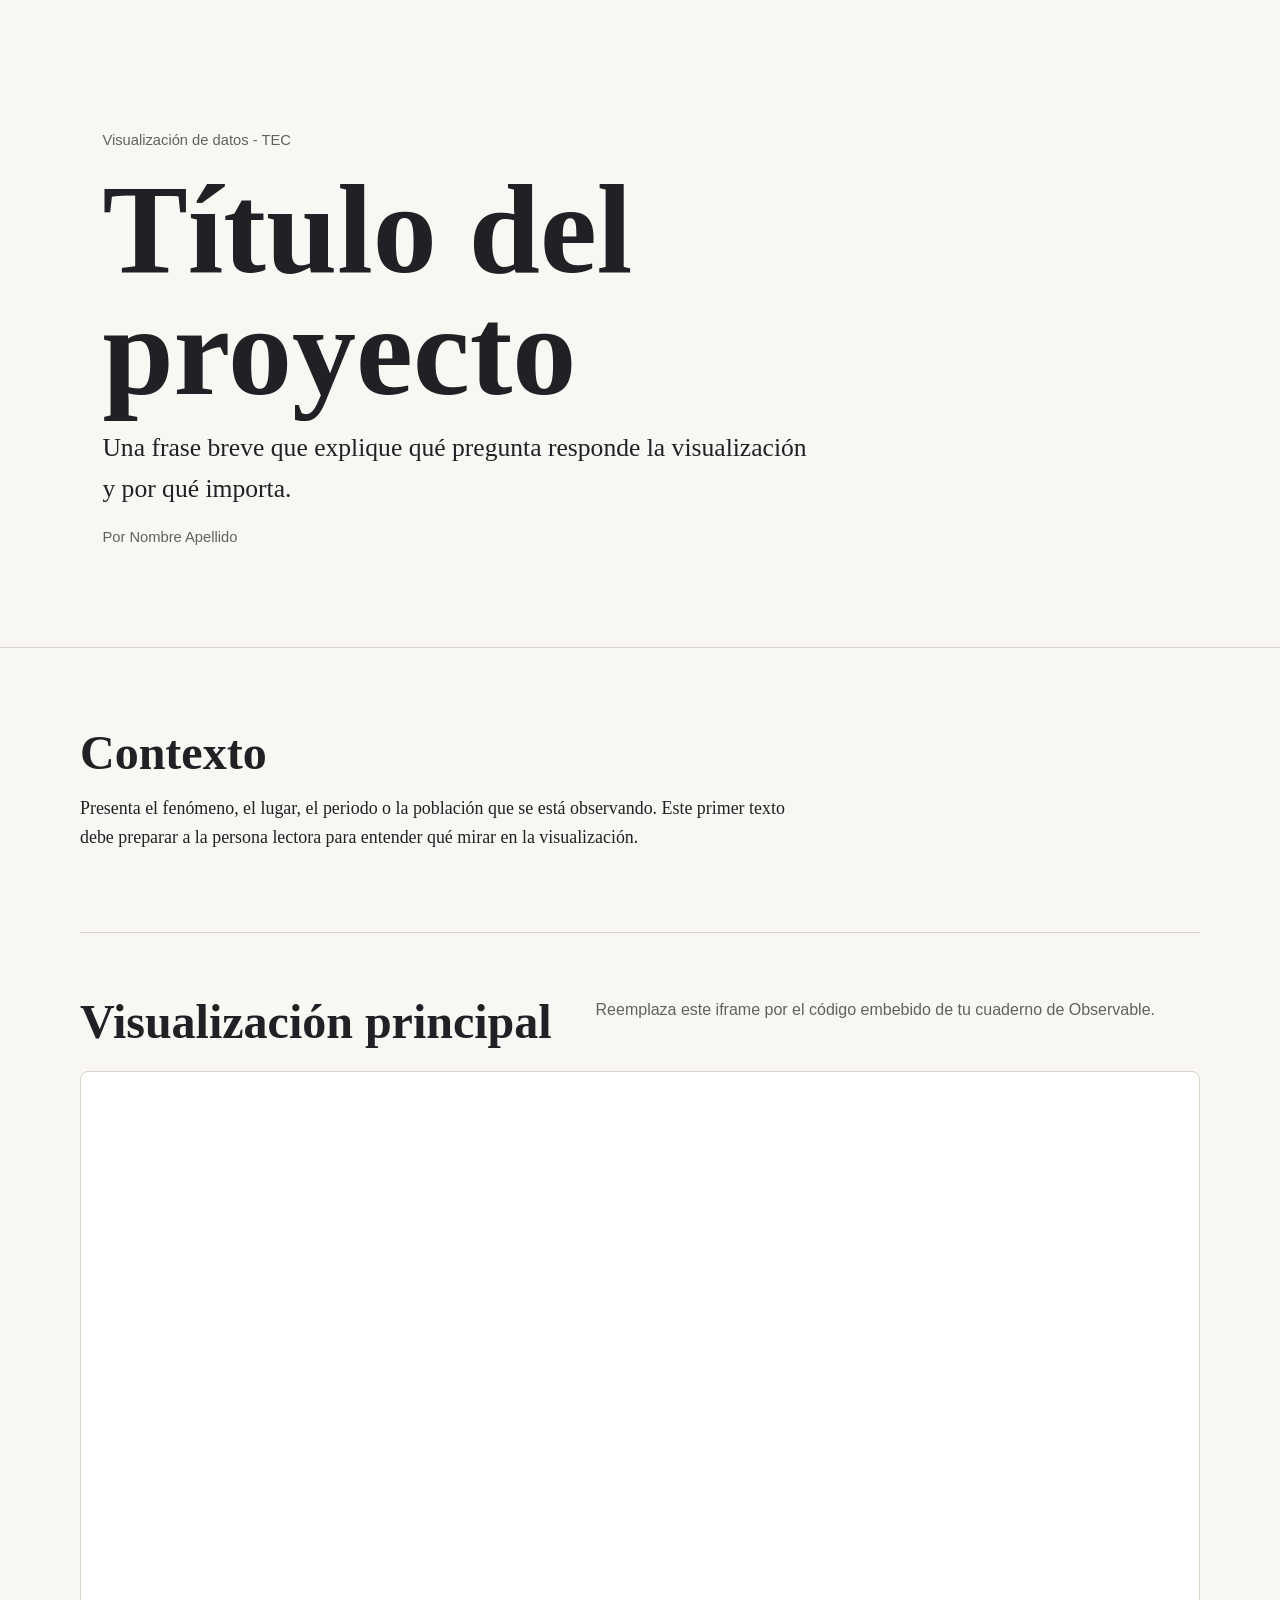
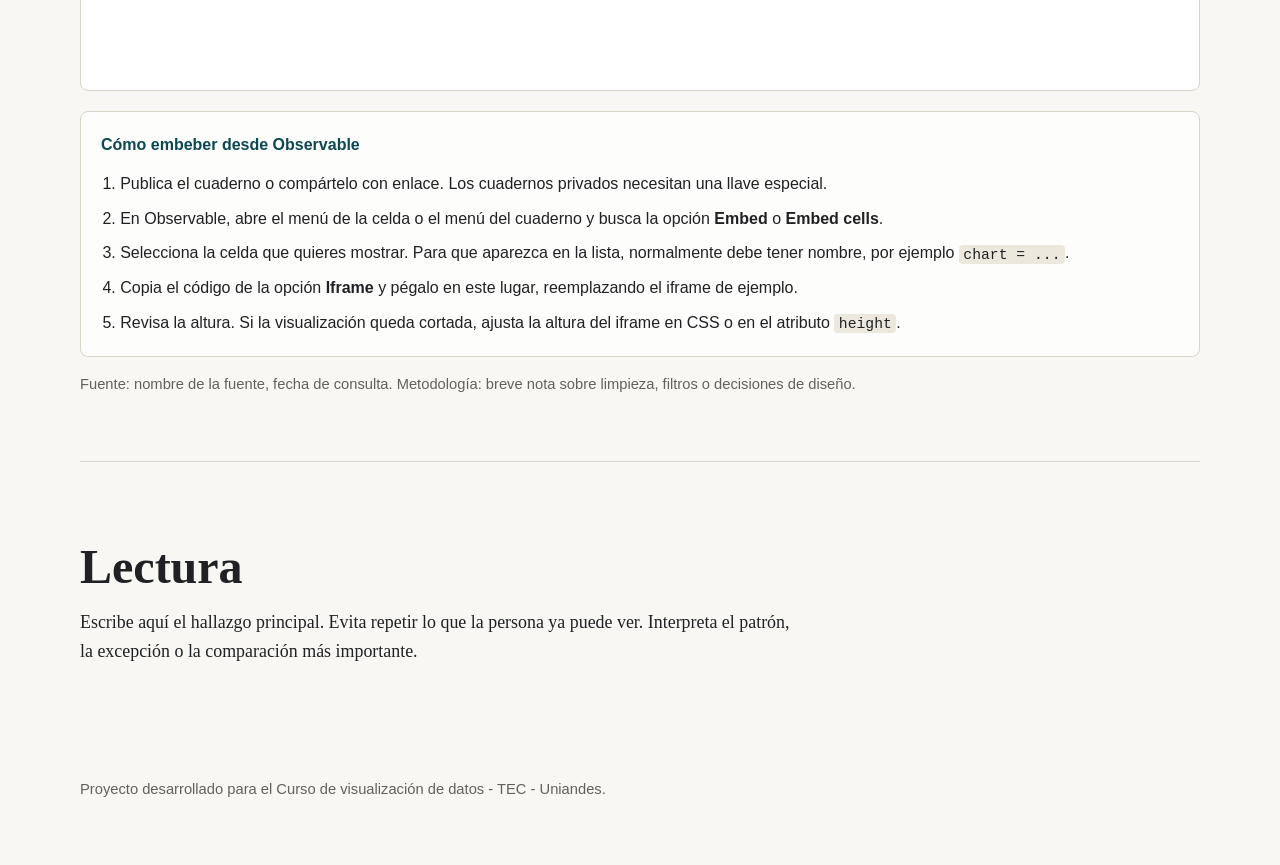
<file: enflujo-curso-vis-tec-main/plantillas/01-sitio-estatico-iframe/index.html>
<!doctype html>
<html lang="es">
  <head>
    <meta charset="utf-8">
    <meta name="viewport" content="width=device-width, initial-scale=1">
    <title>Título del proyecto</title>
    <link rel="stylesheet" href="style.css">
  </head>
  <body>
    <header class="portada">
      <p class="curso">Visualización de datos - TEC</p>
      <h1>Título del proyecto</h1>
      <p class="bajada">Una frase breve que explique qué pregunta responde la visualización y por qué importa.</p>
      <p class="autoria">Por Nombre Apellido</p>
    </header>

    <main>
      <section class="bloque">
        <h2>Contexto</h2>
        <p>
          Presenta el fenómeno, el lugar, el periodo o la población que se está observando.
          Este primer texto debe preparar a la persona lectora para entender qué mirar en la visualización.
        </p>
      </section>

      <section class="visualizacion" aria-labelledby="titulo-viz">
        <div class="encabezado-viz">
          <h2 id="titulo-viz">Visualización principal</h2>
          <p>Reemplaza este iframe por el código embebido de tu cuaderno de Observable.</p>
        </div>

        <iframe
          title="Visualización de ejemplo tomada de Observable"
          src="https://observablehq.com/embed/@d3/bar-chart?cells=chart"
          loading="lazy">
        </iframe>

        <aside class="pasos-observable" aria-labelledby="titulo-observable">
          <h3 id="titulo-observable">Cómo embeber desde Observable</h3>
          <ol>
            <li>Publica el cuaderno o compártelo con enlace. Los cuadernos privados necesitan una llave especial.</li>
            <li>En Observable, abre el menú de la celda o el menú del cuaderno y busca la opción <strong>Embed</strong> o <strong>Embed cells</strong>.</li>
            <li>Selecciona la celda que quieres mostrar. Para que aparezca en la lista, normalmente debe tener nombre, por ejemplo <code>chart = ...</code>.</li>
            <li>Copia el código de la opción <strong>Iframe</strong> y pégalo en este lugar, reemplazando el iframe de ejemplo.</li>
            <li>Revisa la altura. Si la visualización queda cortada, ajusta la altura del iframe en CSS o en el atributo <code>height</code>.</li>
          </ol>
        </aside>

        <p class="nota">
          Fuente: nombre de la fuente, fecha de consulta. Metodología: breve nota sobre limpieza, filtros o decisiones de diseño.
        </p>
      </section>

      <section class="bloque">
        <h2>Lectura</h2>
        <p>
          Escribe aquí el hallazgo principal. Evita repetir lo que la persona ya puede ver.
          Interpreta el patrón, la excepción o la comparación más importante.
        </p>
      </section>
    </main>

    <footer>
      <p>Proyecto desarrollado para el Curso de visualización de datos - TEC - Uniandes.</p>
    </footer>
  </body>
</html>
</file>
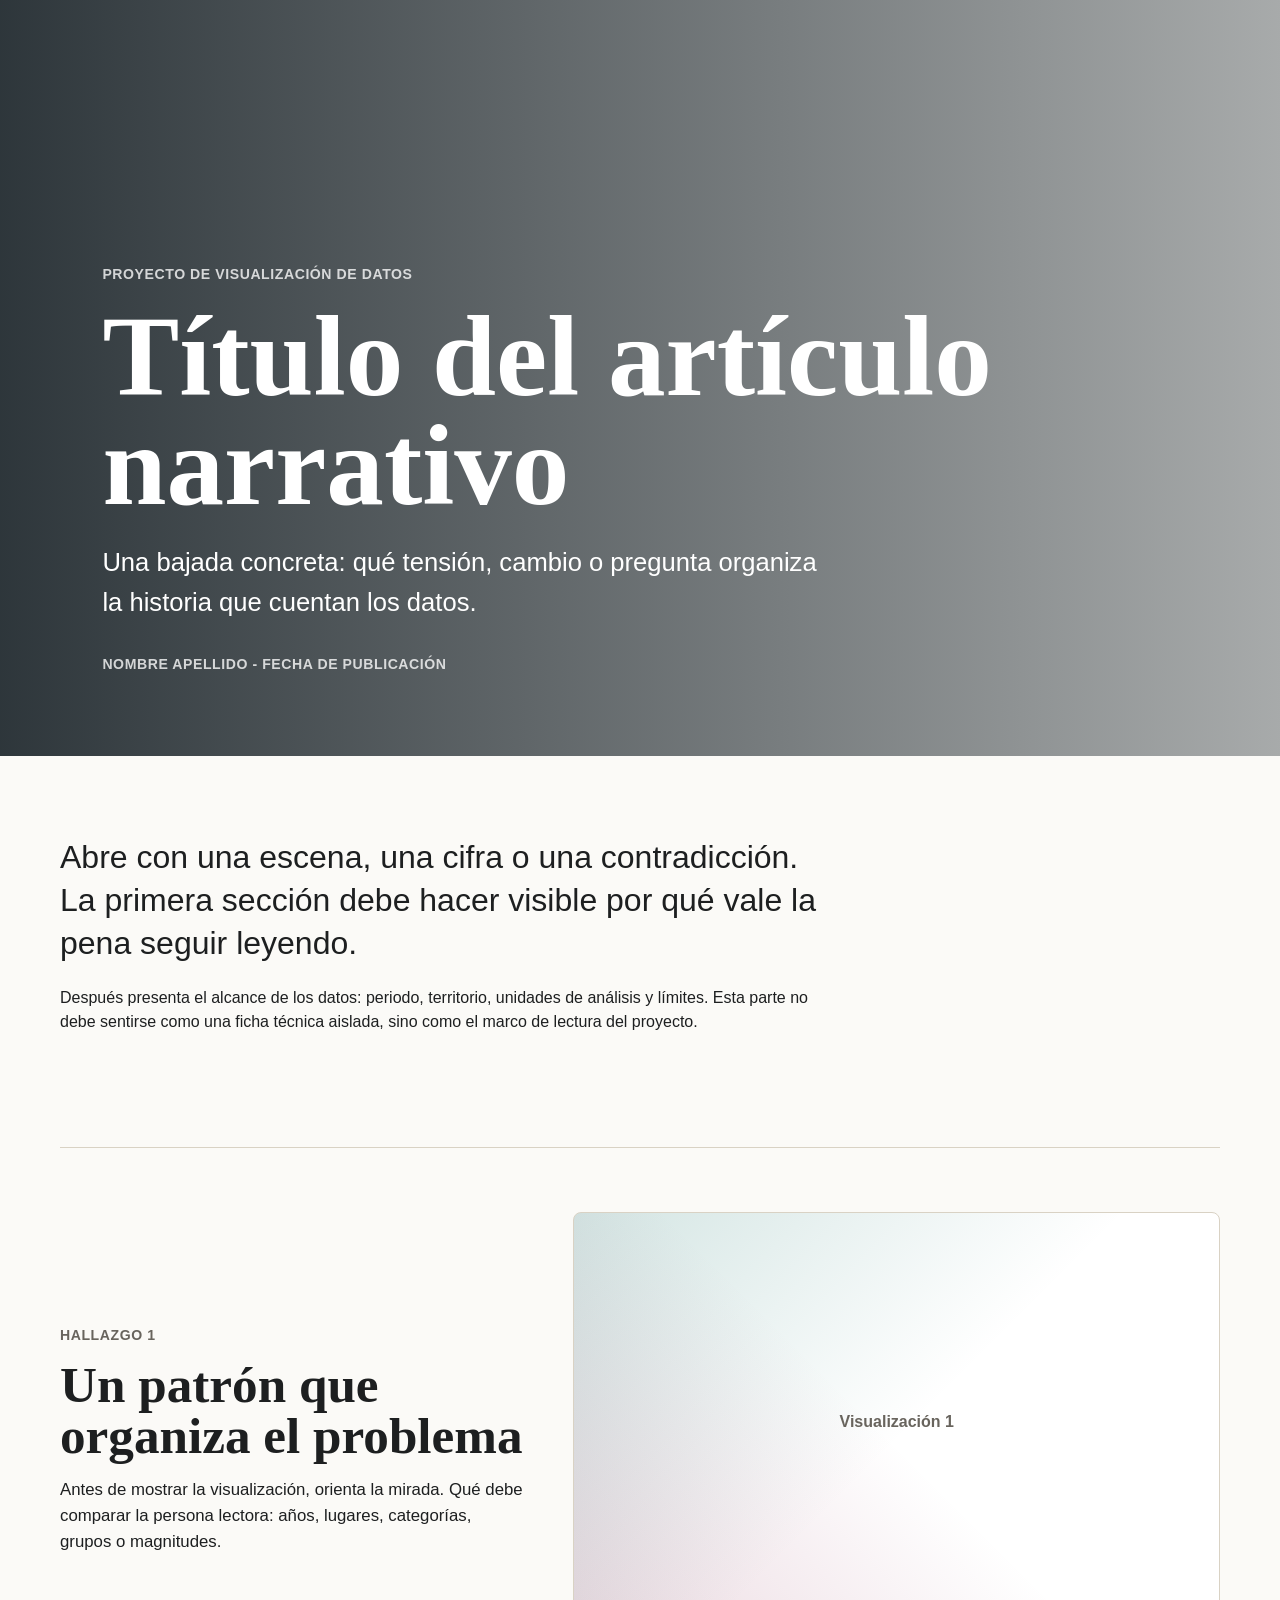
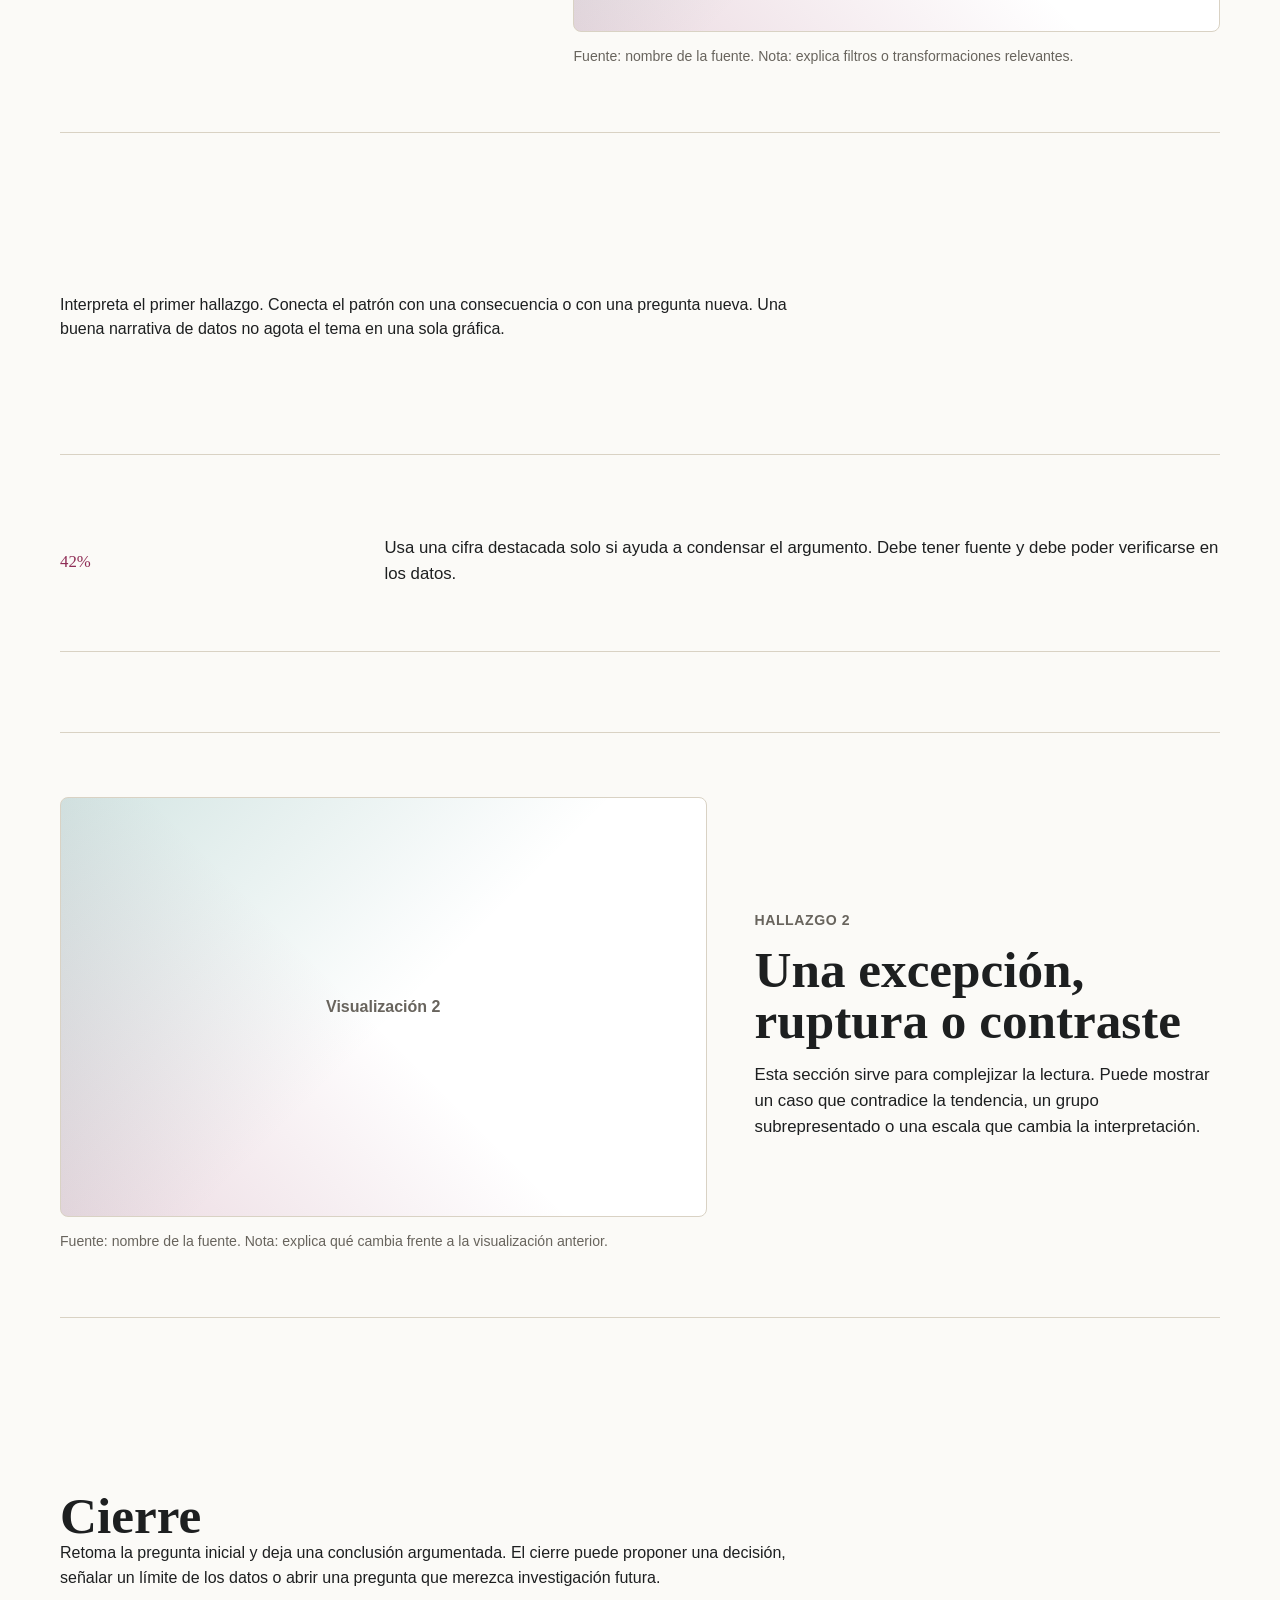
<file: enflujo-curso-vis-tec-main/plantillas/02-articulo-narrativo/index.html>
<!doctype html>
<html lang="es">
  <head>
    <meta charset="utf-8">
    <meta name="viewport" content="width=device-width, initial-scale=1">
    <title>Título del artículo narrativo</title>
    <link rel="stylesheet" href="style.css">
  </head>
  <body>
    <header class="hero">
      <div class="hero-texto">
        <p class="serie">Proyecto de visualización de datos</p>
        <h1>Título del artículo narrativo</h1>
        <p class="entradilla">
          Una bajada concreta: qué tensión, cambio o pregunta organiza la historia que cuentan los datos.
        </p>
        <p class="meta">Nombre Apellido - Fecha de publicación</p>
      </div>
    </header>

    <main>
      <article>
        <section class="texto">
          <p class="lead">
            Abre con una escena, una cifra o una contradicción. La primera sección debe hacer visible por qué vale la pena seguir leyendo.
          </p>
          <p>
            Después presenta el alcance de los datos: periodo, territorio, unidades de análisis y límites. Esta parte no debe sentirse como una ficha técnica aislada, sino como el marco de lectura del proyecto.
          </p>
        </section>

        <section class="modulo modulo-doble">
          <div>
            <p class="etiqueta">Hallazgo 1</p>
            <h2>Un patrón que organiza el problema</h2>
            <p>
              Antes de mostrar la visualización, orienta la mirada. Qué debe comparar la persona lectora: años, lugares, categorías, grupos o magnitudes.
            </p>
          </div>
          <figure>
            <div class="placeholder-viz">Visualización 1</div>
            <figcaption>Fuente: nombre de la fuente. Nota: explica filtros o transformaciones relevantes.</figcaption>
          </figure>
        </section>

        <section class="texto">
          <p>
            Interpreta el primer hallazgo. Conecta el patrón con una consecuencia o con una pregunta nueva. Una buena narrativa de datos no agota el tema en una sola gráfica.
          </p>
        </section>

        <section class="modulo destacado">
          <p class="cifra">42%</p>
          <p>
            Usa una cifra destacada solo si ayuda a condensar el argumento. Debe tener fuente y debe poder verificarse en los datos.
          </p>
        </section>

        <section class="modulo modulo-doble invertido">
          <figure>
            <div class="placeholder-viz">Visualización 2</div>
            <figcaption>Fuente: nombre de la fuente. Nota: explica qué cambia frente a la visualización anterior.</figcaption>
          </figure>
          <div>
            <p class="etiqueta">Hallazgo 2</p>
            <h2>Una excepción, ruptura o contraste</h2>
            <p>
              Esta sección sirve para complejizar la lectura. Puede mostrar un caso que contradice la tendencia, un grupo subrepresentado o una escala que cambia la interpretación.
            </p>
          </div>
        </section>

        <section class="texto cierre">
          <h2>Cierre</h2>
          <p>
            Retoma la pregunta inicial y deja una conclusión argumentada. El cierre puede proponer una decisión, señalar un límite de los datos o abrir una pregunta que merezca investigación futura.
          </p>
        </section>
      </article>
    </main>
  </body>
</html>
</file>
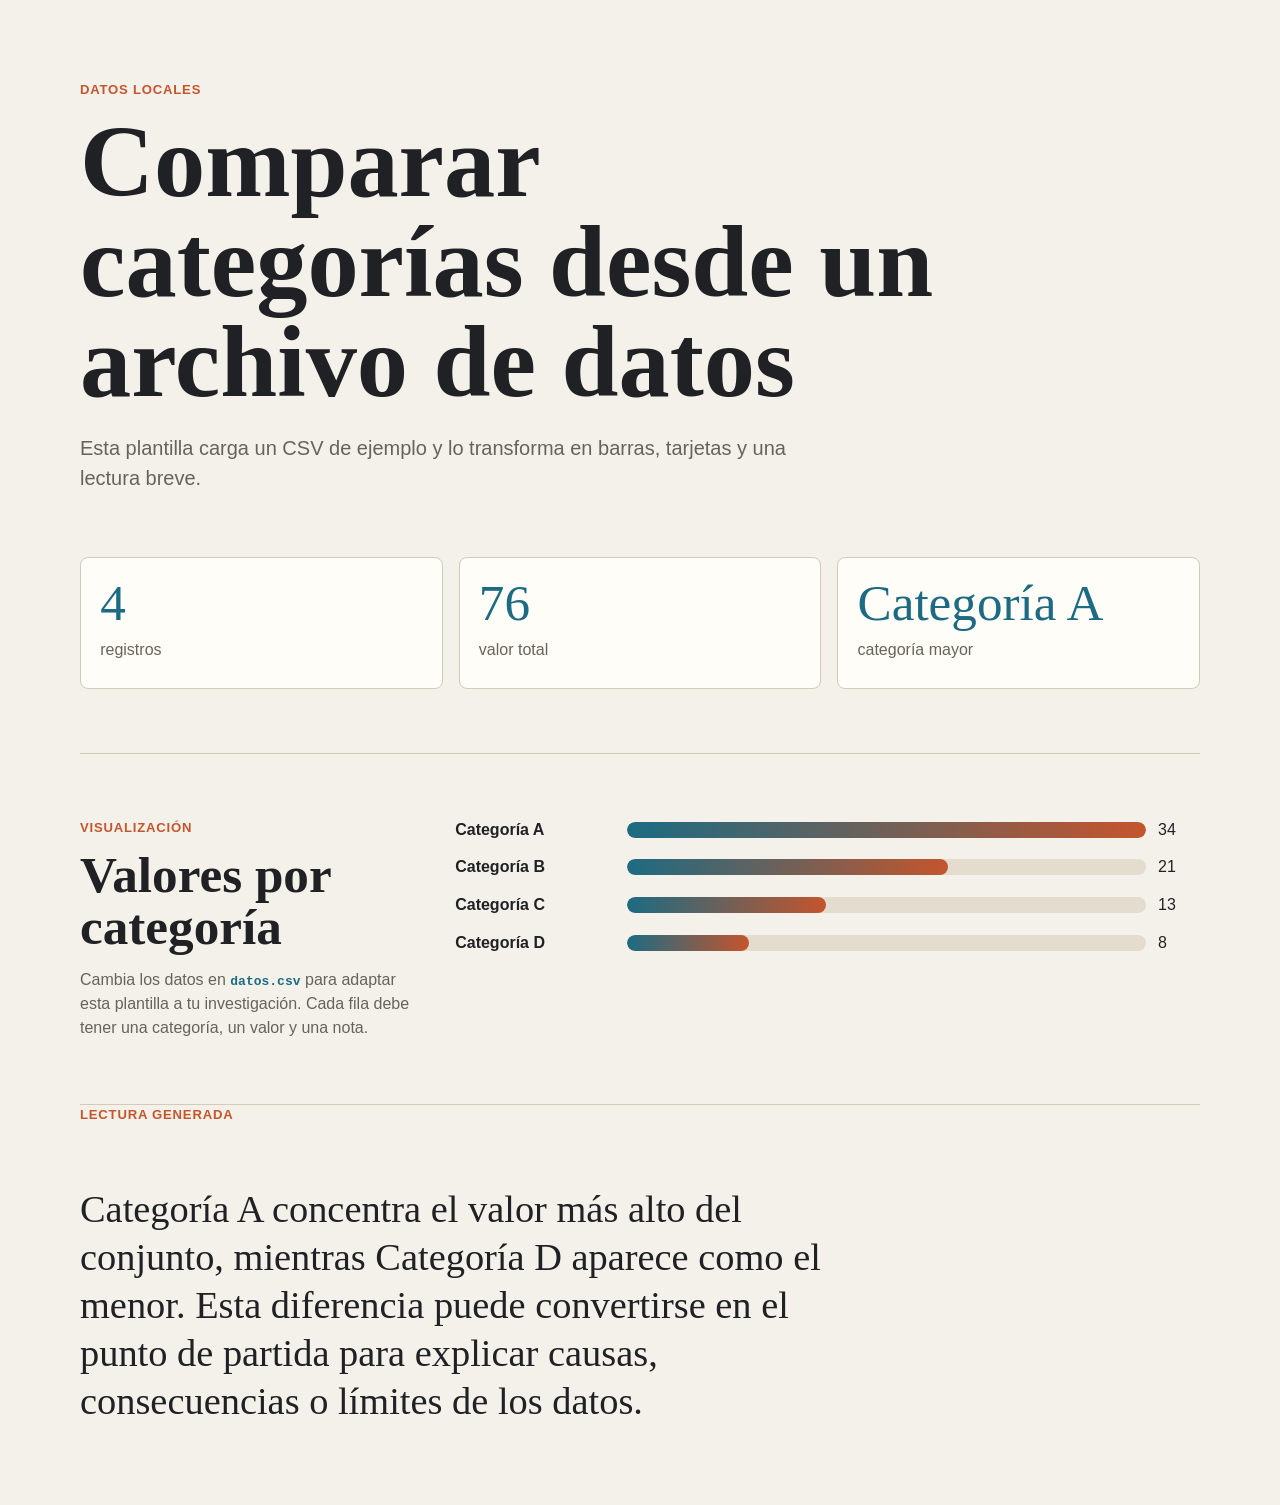
<file: enflujo-curso-vis-tec-main/plantillas/03-datos-locales/index.html>
<!doctype html>
<html lang="es">
  <head>
    <meta charset="utf-8">
    <meta name="viewport" content="width=device-width, initial-scale=1">
    <title>Proyecto con datos locales</title>
    <link rel="stylesheet" href="style.css">
  </head>
  <body>
    <header>
      <p class="etiqueta">Datos locales</p>
      <h1>Comparar categorías desde un archivo de datos</h1>
      <p class="bajada">Esta plantilla carga un CSV de ejemplo y lo transforma en barras, tarjetas y una lectura breve.</p>
    </header>

    <main>
      <section class="panel-resumen" aria-label="Resumen de datos">
        <article>
          <span id="total-registros">0</span>
          <p>registros</p>
        </article>
        <article>
          <span id="valor-total">0</span>
          <p>valor total</p>
        </article>
        <article>
          <span id="categoria-mayor">-</span>
          <p>categoría mayor</p>
        </article>
      </section>

      <section class="contenedor-viz">
        <div>
          <p class="etiqueta">Visualización</p>
          <h2>Valores por categoría</h2>
          <p>
            Cambia los datos en <code>datos.csv</code> para adaptar esta plantilla a tu investigación.
            Cada fila debe tener una categoría, un valor y una nota.
          </p>
        </div>
        <div id="grafica" class="grafica" aria-live="polite"></div>
      </section>

      <section>
        <p class="etiqueta">Lectura generada</p>
        <p id="lectura" class="lectura">Cargando datos...</p>
      </section>
    </main>

    <script src="script.js"></script>
  </body>
</html>
</file>
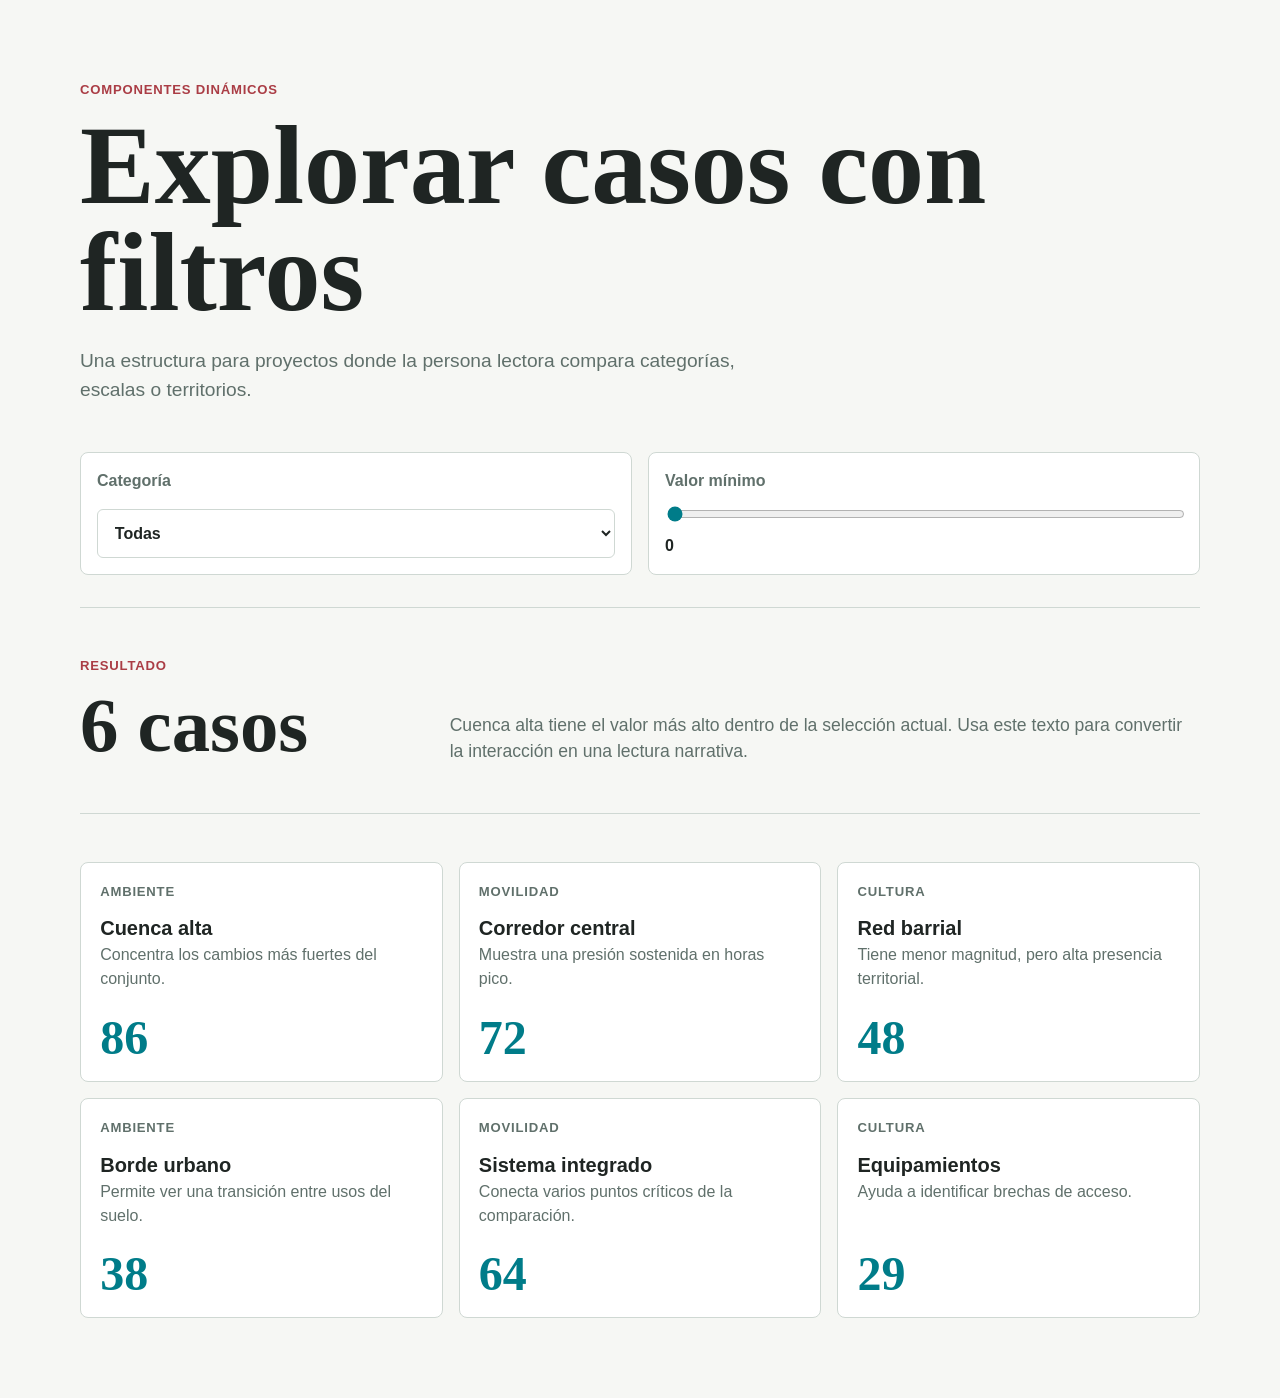
<file: enflujo-curso-vis-tec-main/plantillas/04-componentes-dinamicos/index.html>
<!doctype html>
<html lang="es">
  <head>
    <meta charset="utf-8">
    <meta name="viewport" content="width=device-width, initial-scale=1">
    <title>Componentes dinámicos</title>
    <link rel="stylesheet" href="style.css">
  </head>
  <body>
    <header>
      <p class="etiqueta">Componentes dinámicos</p>
      <h1>Explorar casos con filtros</h1>
      <p class="bajada">Una estructura para proyectos donde la persona lectora compara categorías, escalas o territorios.</p>
    </header>

    <main>
      <section class="controles" aria-label="Filtros">
        <label>
          Categoría
          <select id="filtro-categoria">
            <option value="todas">Todas</option>
            <option value="ambiente">Ambiente</option>
            <option value="movilidad">Movilidad</option>
            <option value="cultura">Cultura</option>
          </select>
        </label>

        <label>
          Valor mínimo
          <input id="filtro-minimo" type="range" min="0" max="100" value="0">
          <span id="valor-minimo">0</span>
        </label>
      </section>

      <section class="resultado">
        <div>
          <p class="etiqueta">Resultado</p>
          <h2 id="conteo">0 casos</h2>
        </div>
        <p id="lectura" class="lectura">Ajusta los filtros para explorar los casos.</p>
      </section>

      <section id="tarjetas" class="tarjetas" aria-live="polite"></section>
    </main>

    <script src="script.js"></script>
  </body>
</html>
</file>
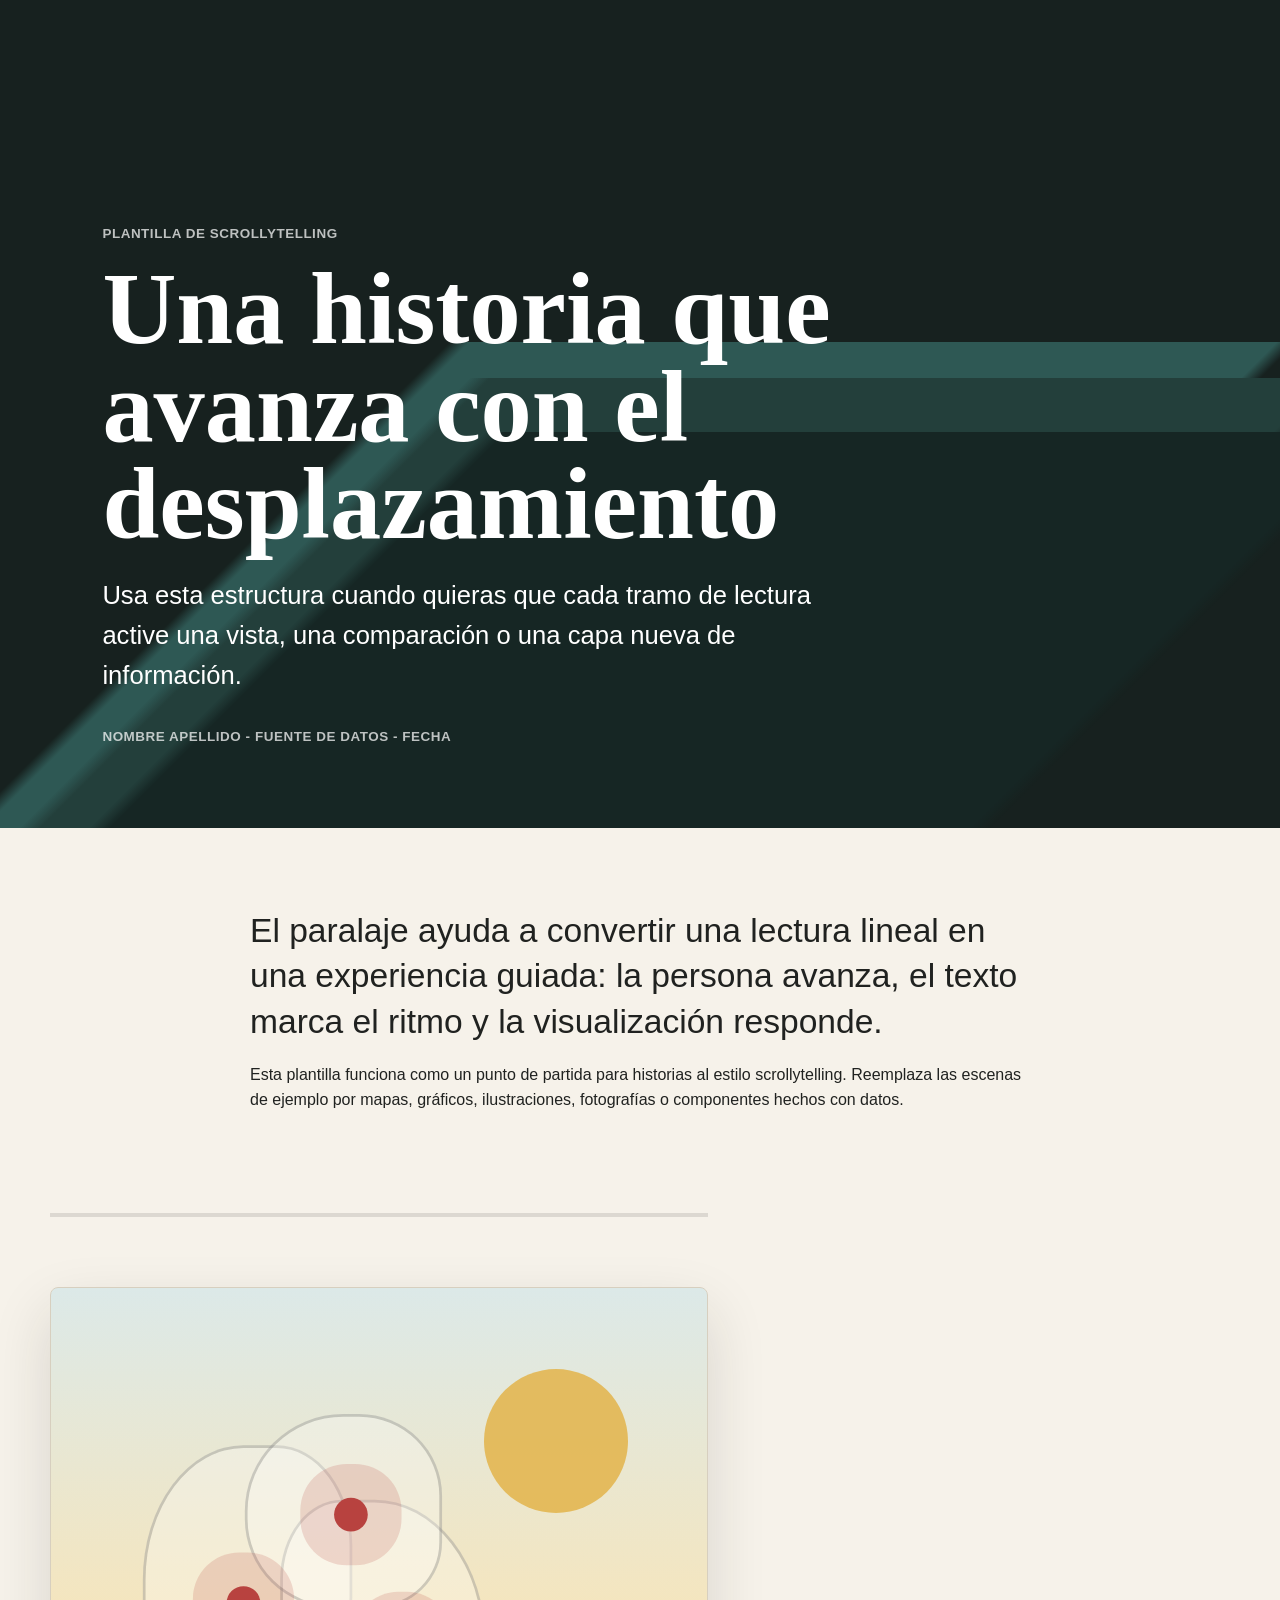
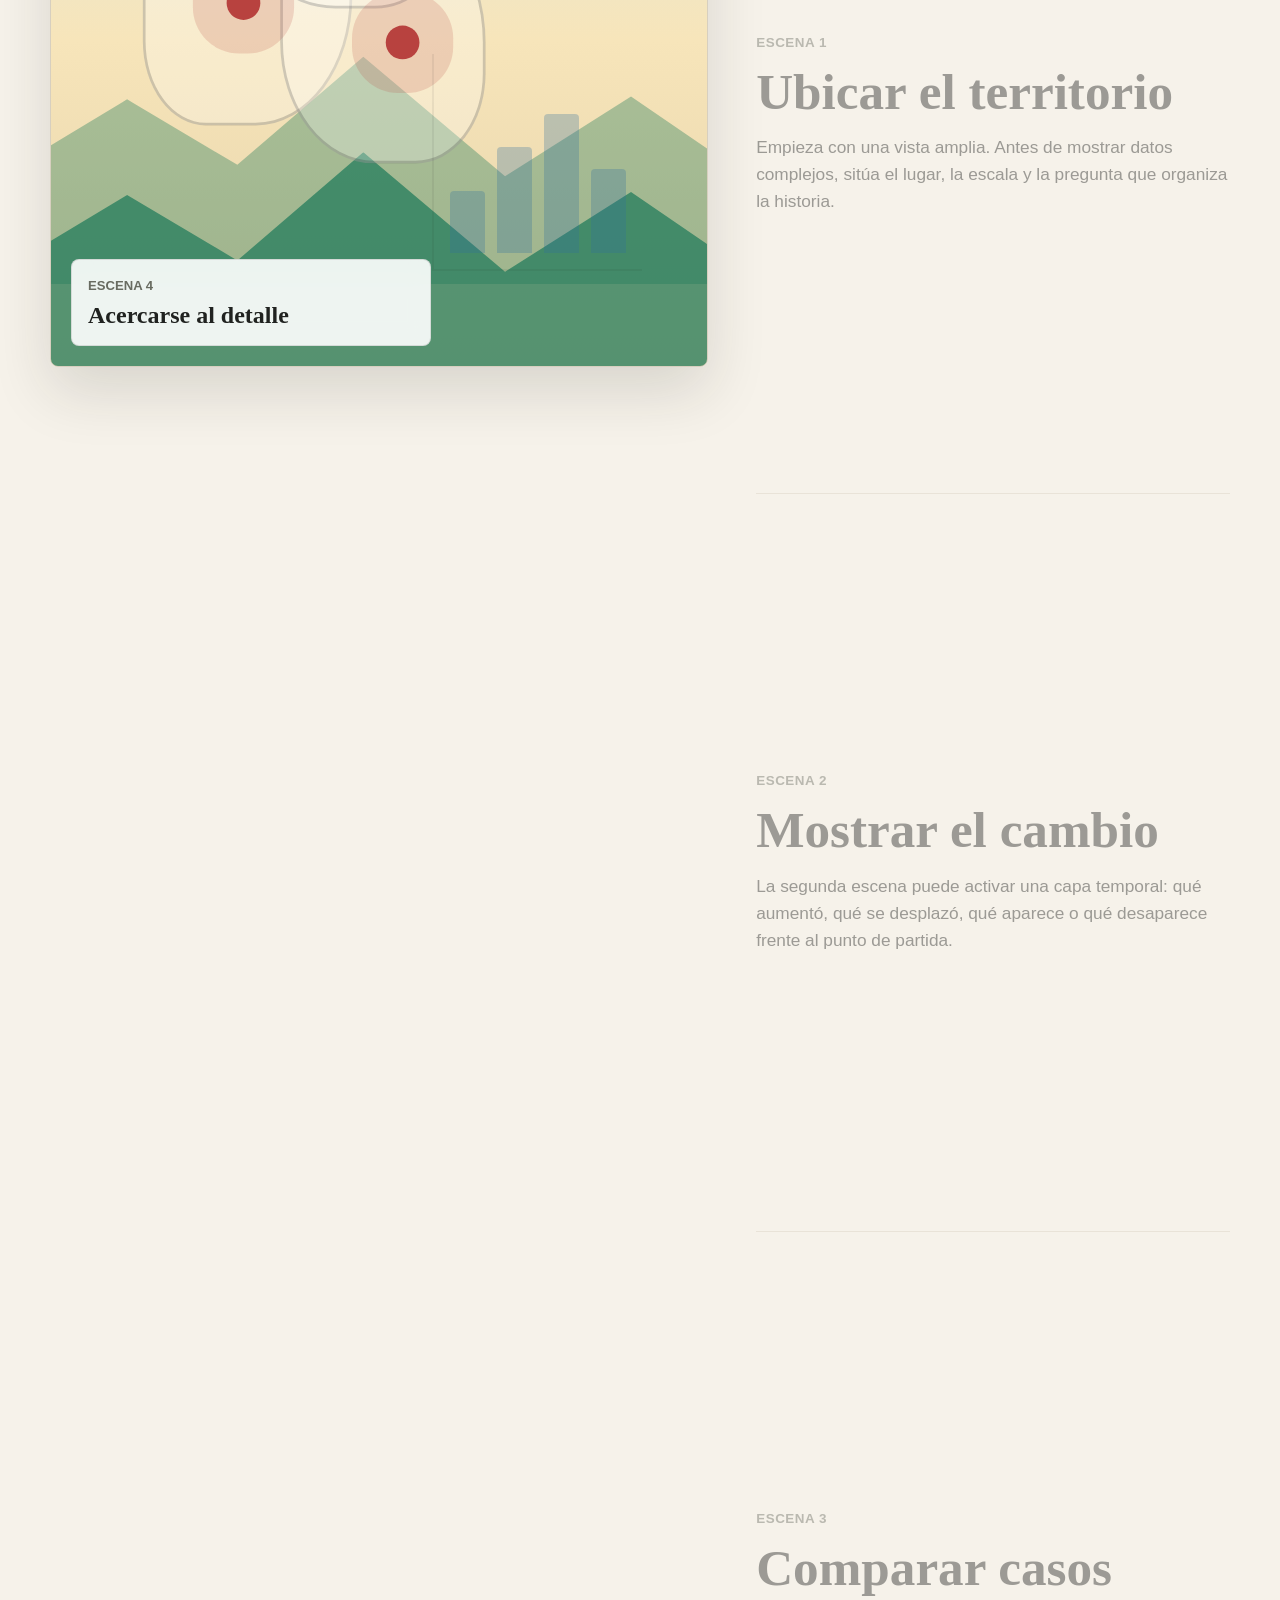
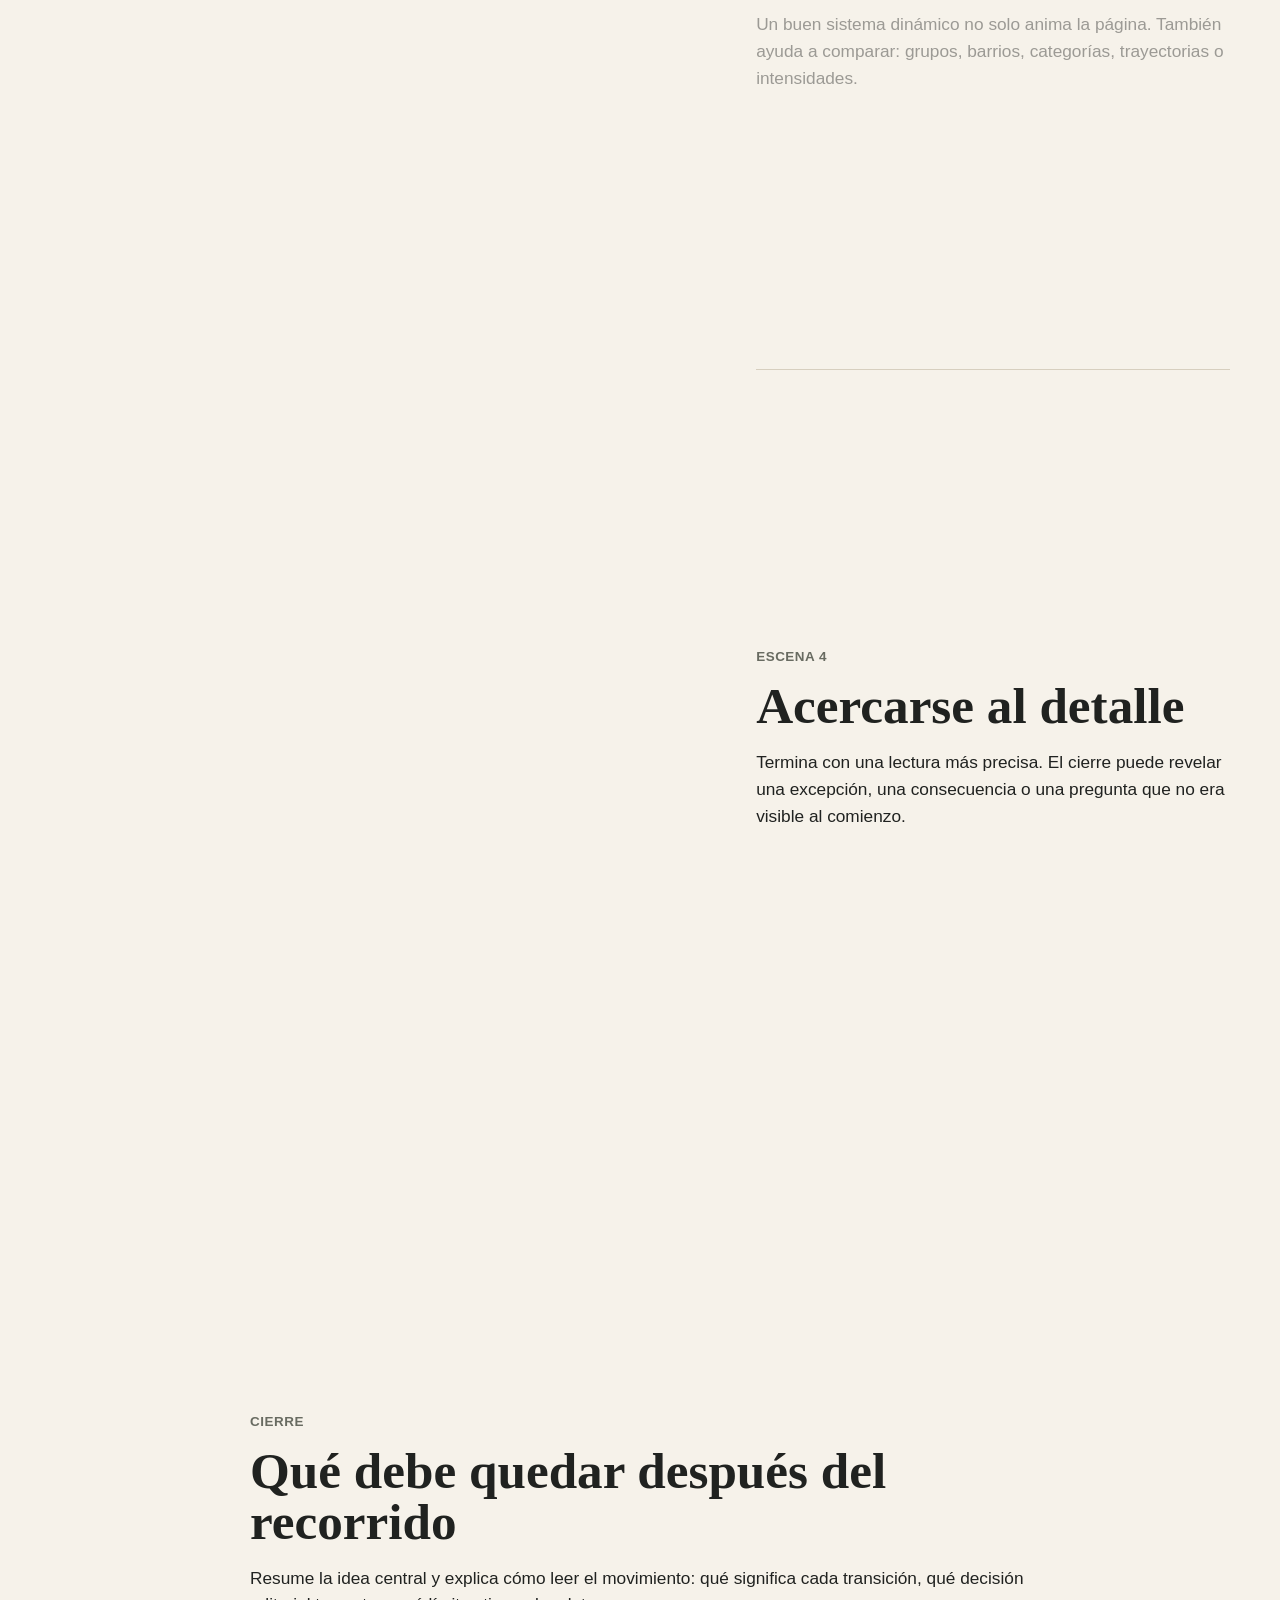
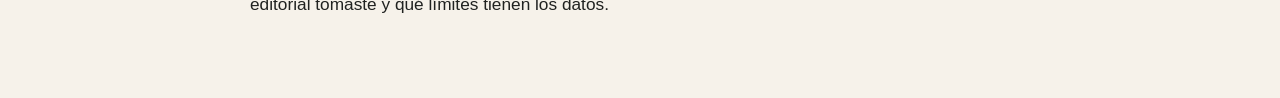
<file: enflujo-curso-vis-tec-main/plantillas/05-paralaje-narrativo/index.html>
<!doctype html>
<html lang="es">
  <head>
    <meta charset="utf-8">
    <meta name="viewport" content="width=device-width, initial-scale=1">
    <title>Paralaje narrativo</title>
    <link rel="stylesheet" href="style.css">
  </head>
  <body>
    <header class="portada">
      <div class="portada-fondo" aria-hidden="true">
        <span class="capa capa-1"></span>
        <span class="capa capa-2"></span>
        <span class="capa capa-3"></span>
      </div>
      <div class="portada-texto">
        <p class="etiqueta">Plantilla de scrollytelling</p>
        <h1>Una historia que avanza con el desplazamiento</h1>
        <p class="bajada">
          Usa esta estructura cuando quieras que cada tramo de lectura active una vista, una comparación o una capa nueva de información.
        </p>
        <p class="meta">Nombre Apellido - Fuente de datos - Fecha</p>
      </div>
    </header>

    <main>
      <section class="intro">
        <p class="lead">
          El paralaje ayuda a convertir una lectura lineal en una experiencia guiada: la persona avanza, el texto marca el ritmo y la visualización responde.
        </p>
        <p>
          Esta plantilla funciona como un punto de partida para historias al estilo scrollytelling. Reemplaza las escenas de ejemplo por mapas, gráficos, ilustraciones, fotografías o componentes hechos con datos.
        </p>
      </section>

      <section class="relato" aria-label="Relato con paralaje">
        <div class="escena" aria-hidden="true">
          <div class="progreso">
            <span id="barra-progreso"></span>
          </div>

          <div class="lienzo" id="lienzo">
            <div class="sol"></div>
            <div class="montana montana-fondo"></div>
            <div class="montana montana-frente"></div>

            <div class="mapa">
              <span class="zona zona-a"></span>
              <span class="zona zona-b"></span>
              <span class="zona zona-c"></span>
              <span class="punto punto-a"></span>
              <span class="punto punto-b"></span>
              <span class="punto punto-c"></span>
            </div>

            <div class="grafico">
              <span style="--alto: 34%"></span>
              <span style="--alto: 58%"></span>
              <span style="--alto: 76%"></span>
              <span style="--alto: 46%"></span>
            </div>

            <div class="rotulo">
              <p id="rotulo-etapa">Escena 1</p>
              <strong id="rotulo-titulo">Ubicar el territorio</strong>
            </div>
          </div>
        </div>

        <article class="pasos">
          <section class="paso activo" data-escena="territorio">
            <p class="etiqueta">Escena 1</p>
            <h2>Ubicar el territorio</h2>
            <p>
              Empieza con una vista amplia. Antes de mostrar datos complejos, sitúa el lugar, la escala y la pregunta que organiza la historia.
            </p>
          </section>

          <section class="paso" data-escena="cambio">
            <p class="etiqueta">Escena 2</p>
            <h2>Mostrar el cambio</h2>
            <p>
              La segunda escena puede activar una capa temporal: qué aumentó, qué se desplazó, qué aparece o qué desaparece frente al punto de partida.
            </p>
          </section>

          <section class="paso" data-escena="contraste">
            <p class="etiqueta">Escena 3</p>
            <h2>Comparar casos</h2>
            <p>
              Un buen sistema dinámico no solo anima la página. También ayuda a comparar: grupos, barrios, categorías, trayectorias o intensidades.
            </p>
          </section>

          <section class="paso" data-escena="detalle">
            <p class="etiqueta">Escena 4</p>
            <h2>Acercarse al detalle</h2>
            <p>
              Termina con una lectura más precisa. El cierre puede revelar una excepción, una consecuencia o una pregunta que no era visible al comienzo.
            </p>
          </section>
        </article>
      </section>

      <section class="cierre">
        <p class="etiqueta">Cierre</p>
        <h2>Qué debe quedar después del recorrido</h2>
        <p>
          Resume la idea central y explica cómo leer el movimiento: qué significa cada transición, qué decisión editorial tomaste y qué límites tienen los datos.
        </p>
      </section>
    </main>

    <script src="script.js"></script>
  </body>
</html>
</file>
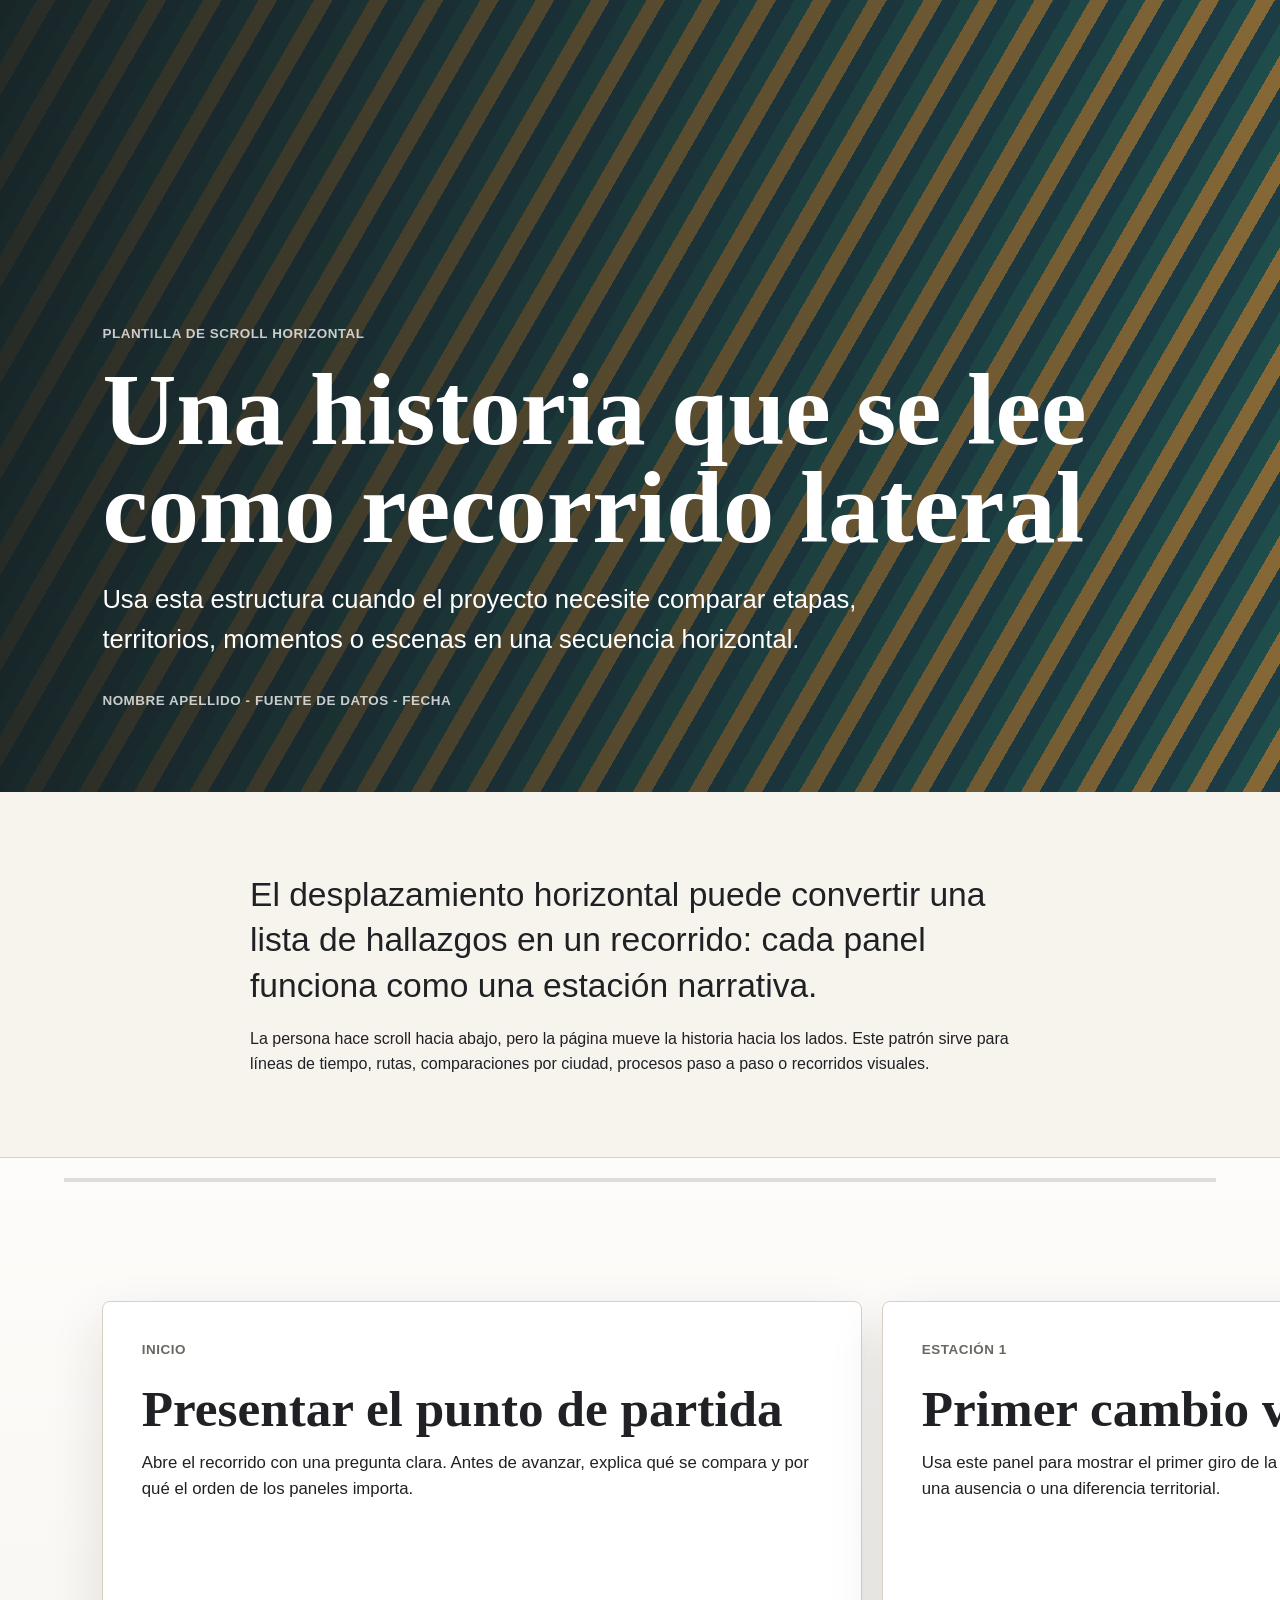
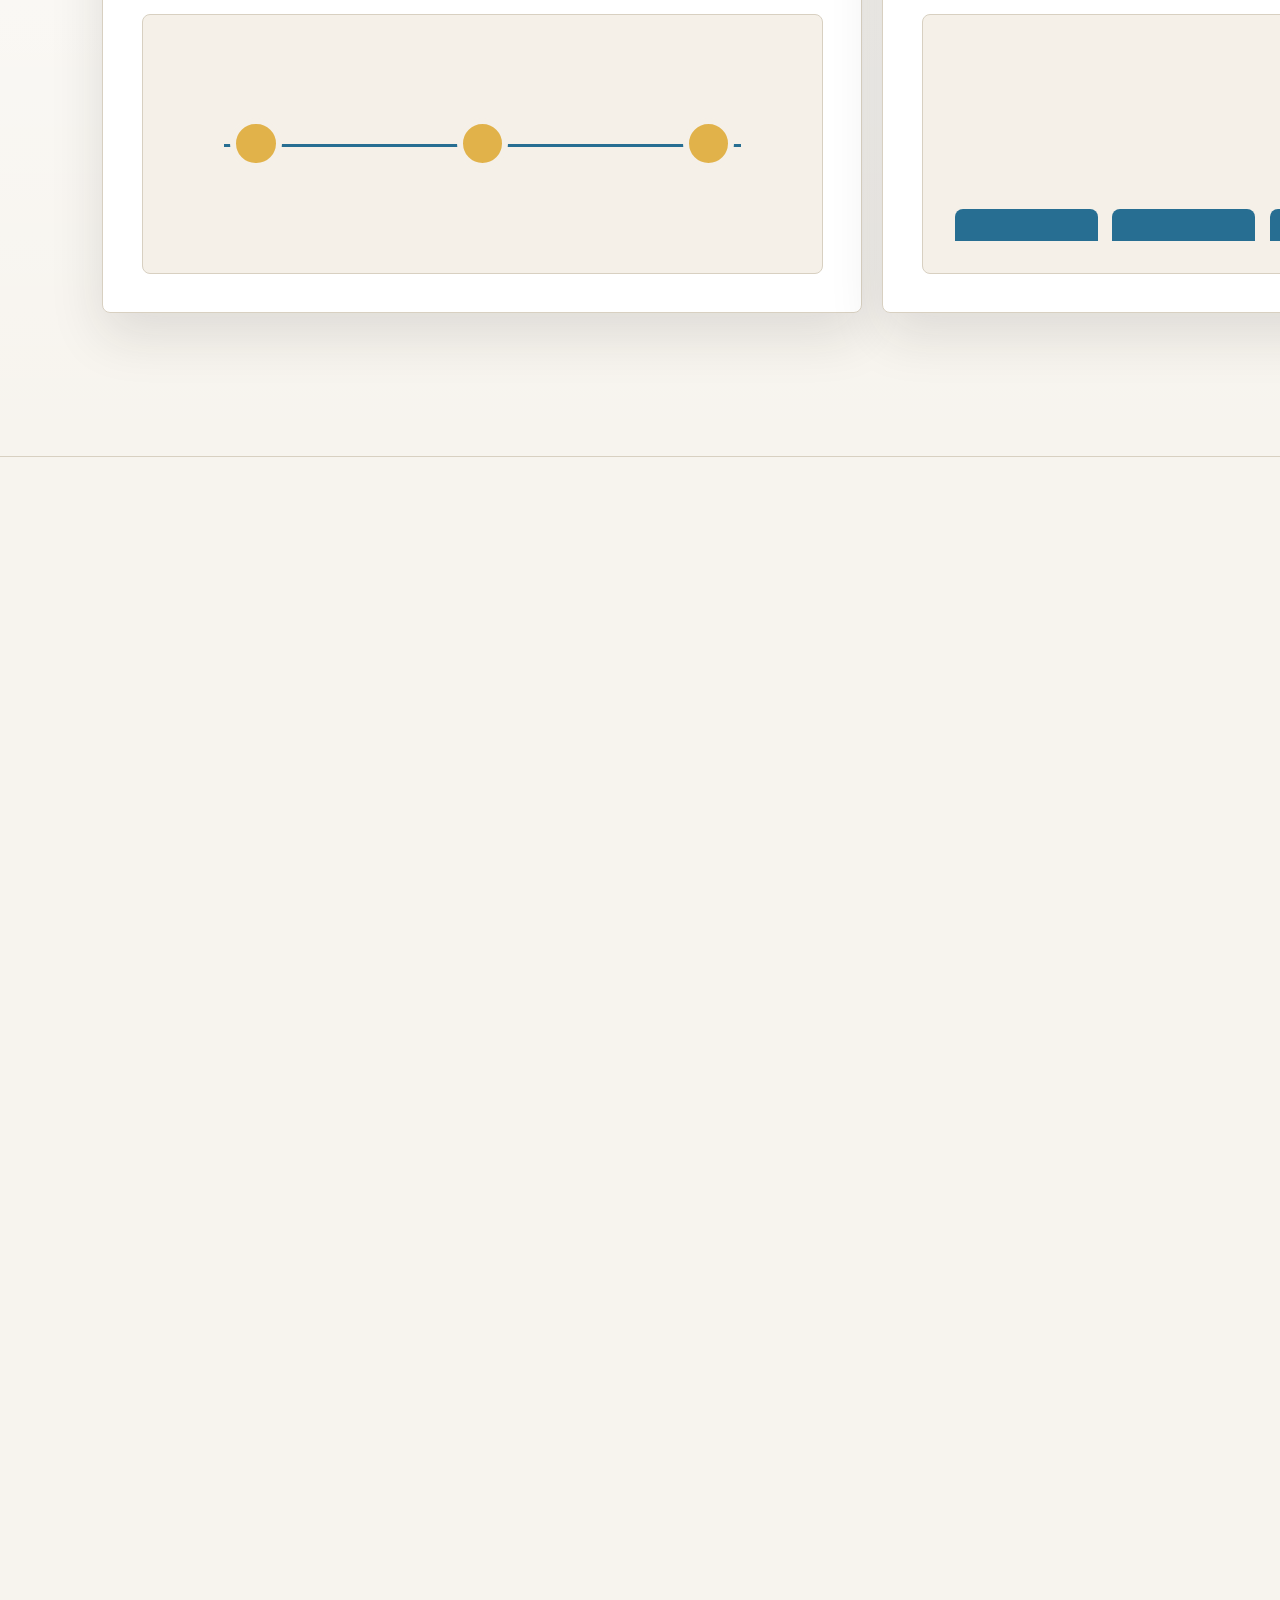
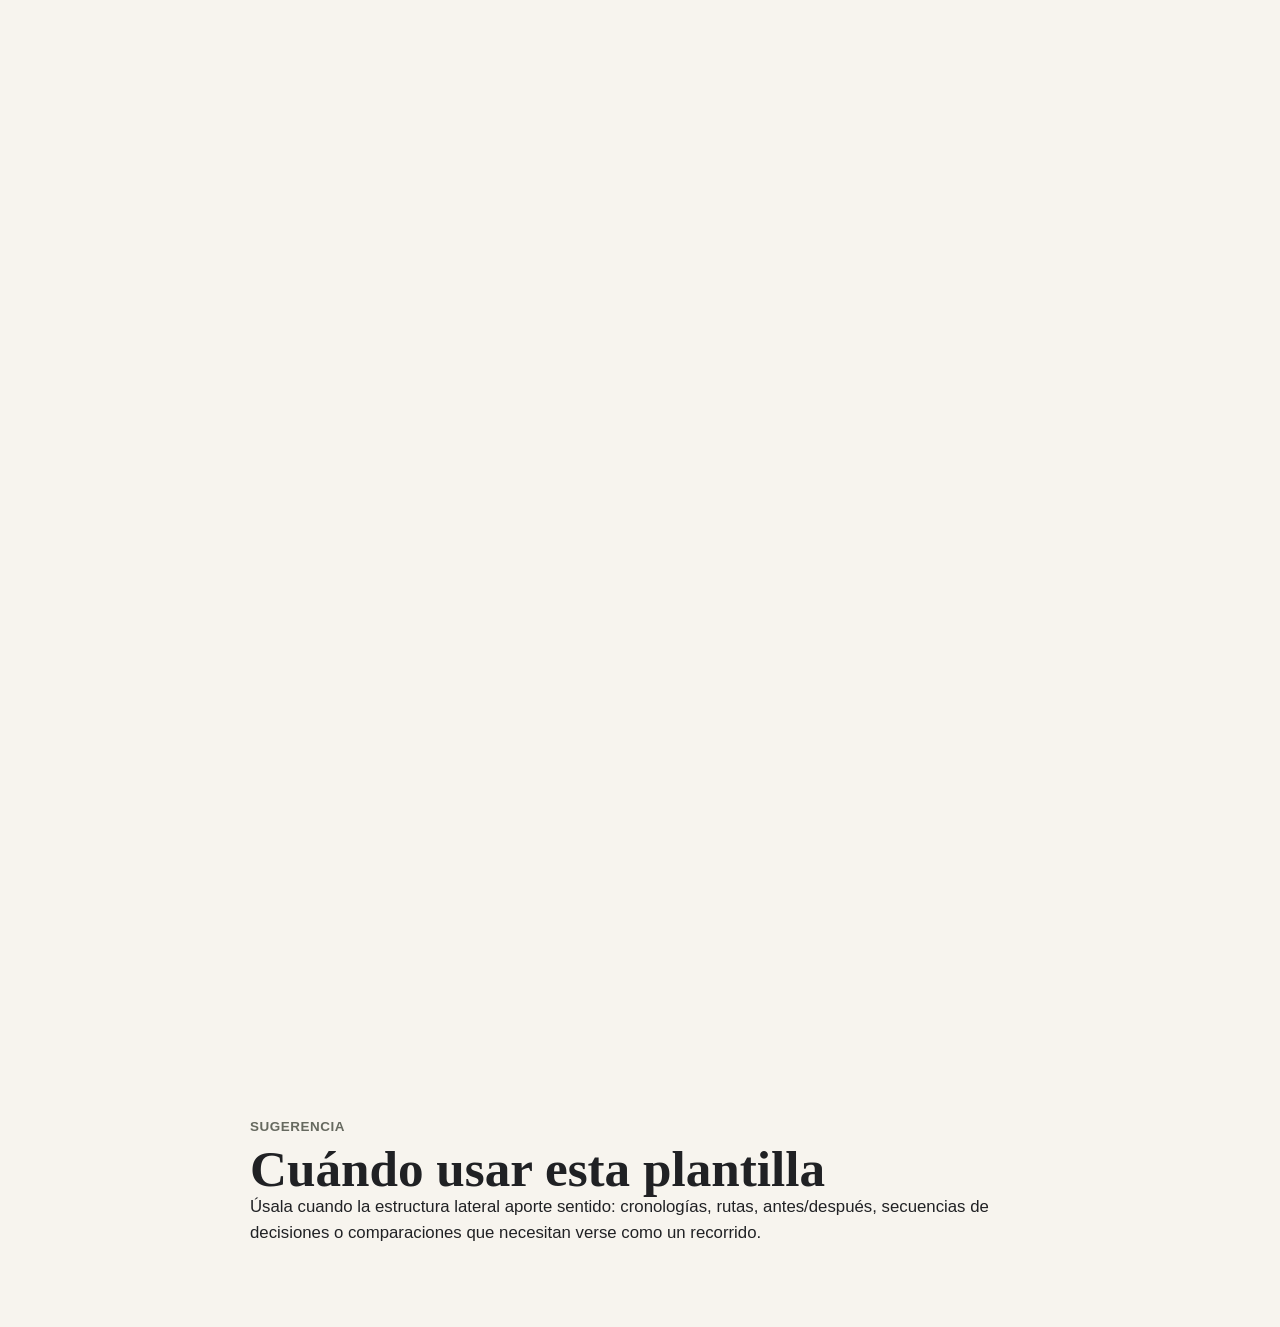
<file: enflujo-curso-vis-tec-main/plantillas/06-desplazamiento-horizontal/index.html>
<!doctype html>
<html lang="es">
  <head>
    <meta charset="utf-8">
    <meta name="viewport" content="width=device-width, initial-scale=1">
    <title>Desplazamiento horizontal</title>
    <link rel="stylesheet" href="style.css">
  </head>
  <body>
    <header class="portada">
      <p class="etiqueta">Plantilla de scroll horizontal</p>
      <h1>Una historia que se lee como recorrido lateral</h1>
      <p class="bajada">
        Usa esta estructura cuando el proyecto necesite comparar etapas, territorios, momentos o escenas en una secuencia horizontal.
      </p>
      <p class="meta">Nombre Apellido - Fuente de datos - Fecha</p>
    </header>

    <main>
      <section class="intro">
        <p class="lead">
          El desplazamiento horizontal puede convertir una lista de hallazgos en un recorrido: cada panel funciona como una estación narrativa.
        </p>
        <p>
          La persona hace scroll hacia abajo, pero la página mueve la historia hacia los lados. Este patrón sirve para líneas de tiempo, rutas, comparaciones por ciudad, procesos paso a paso o recorridos visuales.
        </p>
      </section>

      <section class="recorrido" id="recorrido" aria-label="Relato con desplazamiento horizontal">
        <div class="visor">
          <div class="barra">
            <span id="progreso"></span>
          </div>

          <div class="pista" id="pista">
            <article class="panel panel-inicio">
              <p class="etiqueta">Inicio</p>
              <h2>Presentar el punto de partida</h2>
              <p>
                Abre el recorrido con una pregunta clara. Antes de avanzar, explica qué se compara y por qué el orden de los paneles importa.
              </p>
              <div class="visual linea-tiempo" aria-hidden="true">
                <span></span>
                <span></span>
                <span></span>
              </div>
            </article>

            <article class="panel panel-dato">
              <p class="etiqueta">Estación 1</p>
              <h2>Primer cambio visible</h2>
              <p>
                Usa este panel para mostrar el primer giro de la historia: una subida, una concentración, una ausencia o una diferencia territorial.
              </p>
              <div class="visual barras" aria-hidden="true">
                <span style="--alto: 36%"></span>
                <span style="--alto: 54%"></span>
                <span style="--alto: 78%"></span>
                <span style="--alto: 48%"></span>
              </div>
            </article>

            <article class="panel panel-mapa">
              <p class="etiqueta">Estación 2</p>
              <h2>Comparar lugares o grupos</h2>
              <p>
                El recorrido lateral permite sostener una misma pregunta mientras cambian los casos. Aquí puedes reemplazar la ilustración por un mapa o un gráfico.
              </p>
              <div class="visual mapa" aria-hidden="true">
                <span class="zona zona-a"></span>
                <span class="zona zona-b"></span>
                <span class="punto punto-a"></span>
                <span class="punto punto-b"></span>
                <span class="punto punto-c"></span>
              </div>
            </article>

            <article class="panel panel-detalle">
              <p class="etiqueta">Estación 3</p>
              <h2>Detenerse en un caso</h2>
              <p>
                Después de comparar, acerca la lectura. Un panel de detalle ayuda a explicar una excepción, una historia local o una consecuencia concreta.
              </p>
              <div class="visual detalle" aria-hidden="true">
                <strong>68%</strong>
                <span>caso destacado</span>
              </div>
            </article>

            <article class="panel panel-cierre">
              <p class="etiqueta">Cierre</p>
              <h2>Dejar una conclusión</h2>
              <p>
                Cierra el recorrido con una idea que conecte todos los paneles. Explica qué cambió en la lectura después de moverse por la secuencia.
              </p>
              <div class="visual cierre-visual" aria-hidden="true">
                <span></span>
                <span></span>
                <span></span>
              </div>
            </article>
          </div>
        </div>
      </section>

      <section class="nota-final">
        <p class="etiqueta">Sugerencia</p>
        <h2>Cuándo usar esta plantilla</h2>
        <p>
          Úsala cuando la estructura lateral aporte sentido: cronologías, rutas, antes/después, secuencias de decisiones o comparaciones que necesitan verse como un recorrido.
        </p>
      </section>
    </main>

    <script src="script.js"></script>
  </body>
</html>
</file>
<file: enflujo-curso-vis-tec-main/plantillas/01-sitio-estatico-iframe/style.css>
:root {
  color-scheme: light;
  --fondo: #f8f7f3;
  --texto: #202124;
  --muted: #62615c;
  --linea: #d8d4c8;
  --acento: #116a7b;
  --acento-oscuro: #0c4854;
  --panel: #ffffff;
}

* {
  box-sizing: border-box;
}

body {
  margin: 0;
  background: var(--fondo);
  color: var(--texto);
  font-family: Georgia, "Times New Roman", serif;
  line-height: 1.6;
}

.portada {
  min-height: 72vh;
  display: grid;
  align-content: center;
  gap: 1rem;
  padding: 6rem max(1.25rem, 8vw) 4rem;
  border-bottom: 1px solid var(--linea);
}

.curso,
.autoria,
.nota,
footer {
  color: var(--muted);
  font-family: Arial, sans-serif;
  font-size: 0.92rem;
}

h1,
h2,
p {
  margin: 0;
}

h1 {
  max-width: 980px;
  font-size: clamp(3rem, 10vw, 8rem);
  line-height: 0.95;
  letter-spacing: 0;
}

h2 {
  font-size: clamp(1.6rem, 4vw, 3rem);
  line-height: 1.05;
}

.bajada {
  max-width: 720px;
  font-size: clamp(1.25rem, 2vw, 1.75rem);
}

main {
  width: min(1120px, calc(100% - 2.5rem));
  margin: 0 auto;
}

.bloque {
  max-width: 720px;
  padding: 5rem 0;
}

.bloque p {
  margin-top: 1rem;
  font-size: 1.12rem;
}

.visualizacion {
  padding: 4rem 0;
  border-top: 1px solid var(--linea);
  border-bottom: 1px solid var(--linea);
}

.encabezado-viz {
  display: grid;
  grid-template-columns: minmax(0, 0.8fr) minmax(280px, 1fr);
  gap: 2rem;
  margin-bottom: 1.5rem;
}

.encabezado-viz p {
  color: var(--muted);
  font-family: Arial, sans-serif;
}

iframe {
  display: block;
  width: 100%;
  min-height: 620px;
  border: 1px solid var(--linea);
  border-radius: 8px;
  background: var(--panel);
}

.nota {
  margin-top: 1rem;
}

.pasos-observable {
  margin-top: 1.25rem;
  padding: 1.25rem;
  border: 1px solid var(--linea);
  border-radius: 8px;
  background: rgba(255, 255, 255, 0.72);
  font-family: Arial, sans-serif;
}

.pasos-observable h3 {
  margin: 0;
  color: var(--acento-oscuro);
  font-size: 1rem;
}

.pasos-observable ol {
  margin: 0.85rem 0 0;
  padding-left: 1.2rem;
}

.pasos-observable li + li {
  margin-top: 0.55rem;
}

.pasos-observable code {
  padding: 0.1rem 0.28rem;
  border-radius: 4px;
  background: #ece8dd;
  font-family: Consolas, "Liberation Mono", monospace;
  font-size: 0.92em;
}

footer {
  width: min(1120px, calc(100% - 2.5rem));
  margin: 0 auto;
  padding: 2rem 0 4rem;
}

@media (max-width: 720px) {
  .portada {
    min-height: 64vh;
    padding-top: 4rem;
  }

  .encabezado-viz {
    grid-template-columns: 1fr;
  }

  iframe {
    min-height: 460px;
  }
}
</file>
<file: enflujo-curso-vis-tec-main/plantillas/02-articulo-narrativo/style.css>
:root {
  --fondo: #fbfaf7;
  --texto: #1d1f20;
  --muted: #68645d;
  --linea: #d9d2c4;
  --acento: #8f2d56;
  --acento-2: #0e6f64;
  --panel: #ffffff;
}

* {
  box-sizing: border-box;
}

body {
  margin: 0;
  background: var(--fondo);
  color: var(--texto);
  font-family: Inter, Arial, sans-serif;
  line-height: 1.55;
}

.hero {
  min-height: 84vh;
  display: grid;
  align-items: end;
  padding: 5rem max(1.25rem, 8vw);
  color: #fff;
  background:
    linear-gradient(90deg, rgba(12, 22, 28, 0.86), rgba(12, 22, 28, 0.35)),
    url("https://images.unsplash.com/photo-1500530855697-b586d89ba3ee?auto=format&fit=crop&w=1800&q=80") center / cover;
}

.hero-texto {
  max-width: 980px;
}

.serie,
.meta,
.etiqueta,
figcaption {
  margin: 0;
  color: var(--muted);
  font-size: 0.88rem;
  font-weight: 700;
  letter-spacing: 0.04em;
  text-transform: uppercase;
}

.hero .serie,
.hero .meta {
  color: rgba(255, 255, 255, 0.78);
}

h1,
h2,
p {
  margin: 0;
}

h1 {
  margin-top: 1rem;
  max-width: 960px;
  font-family: Georgia, "Times New Roman", serif;
  font-size: clamp(3.25rem, 9vw, 8rem);
  line-height: 0.95;
  letter-spacing: 0;
}

.entradilla {
  max-width: 720px;
  margin-top: 1.4rem;
  font-size: clamp(1.2rem, 2vw, 1.7rem);
}

.meta {
  margin-top: 2rem;
}

article {
  width: min(1160px, calc(100% - 2.5rem));
  margin: 0 auto;
}

.texto {
  max-width: 760px;
  padding: 5rem 0;
}

.texto p + p {
  margin-top: 1.25rem;
}

.lead {
  font-size: clamp(1.35rem, 2.6vw, 2rem);
  line-height: 1.35;
}

.modulo {
  margin: 2rem 0 5rem;
  padding: 4rem 0;
  border-top: 1px solid var(--linea);
  border-bottom: 1px solid var(--linea);
}

.modulo-doble {
  display: grid;
  grid-template-columns: minmax(260px, 0.72fr) minmax(320px, 1fr);
  gap: 3rem;
  align-items: center;
}

.modulo-doble.invertido {
  grid-template-columns: minmax(320px, 1fr) minmax(260px, 0.72fr);
}

h2 {
  margin-top: 0.75rem;
  font-family: Georgia, "Times New Roman", serif;
  font-size: clamp(2rem, 4vw, 4rem);
  line-height: 1;
}

.modulo p:not(.etiqueta) {
  margin-top: 1rem;
  font-size: 1.05rem;
}

figure {
  margin: 0;
}

.placeholder-viz {
  min-height: 420px;
  display: grid;
  place-items: center;
  border: 1px solid var(--linea);
  border-radius: 8px;
  background:
    linear-gradient(135deg, rgba(14, 111, 100, 0.18), transparent 52%),
    linear-gradient(45deg, rgba(143, 45, 86, 0.18), transparent 48%),
    var(--panel);
  color: var(--muted);
  font-weight: 700;
}

figcaption {
  margin-top: 0.85rem;
  text-transform: none;
  letter-spacing: 0;
  font-weight: 500;
}

.destacado {
  display: grid;
  grid-template-columns: minmax(180px, 0.35fr) minmax(260px, 1fr);
  gap: 2rem;
  align-items: center;
}

.cifra {
  color: var(--acento);
  font-family: Georgia, "Times New Roman", serif;
  font-size: clamp(4rem, 12vw, 9rem);
  line-height: 0.9;
}

.cierre {
  padding-bottom: 7rem;
}

@media (max-width: 780px) {
  .hero {
    min-height: 76vh;
    padding-top: 4rem;
  }

  .modulo-doble,
  .modulo-doble.invertido,
  .destacado {
    grid-template-columns: 1fr;
  }

  .placeholder-viz {
    min-height: 320px;
  }
}
</file>
<file: enflujo-curso-vis-tec-main/plantillas/03-datos-locales/style.css>
:root {
  --fondo: #f4f1ea;
  --texto: #202124;
  --muted: #67635b;
  --linea: #d3cab8;
  --panel: #fffdf8;
  --acento: #1c6b82;
  --acento-2: #c4552d;
}

* {
  box-sizing: border-box;
}

body {
  margin: 0;
  background: var(--fondo);
  color: var(--texto);
  font-family: Inter, Arial, sans-serif;
  line-height: 1.5;
}

header,
main {
  width: min(1120px, calc(100% - 2.5rem));
  margin: 0 auto;
}

header {
  padding: 5rem 0 3rem;
}

.etiqueta {
  margin: 0 0 0.75rem;
  color: var(--acento-2);
  font-size: 0.82rem;
  font-weight: 800;
  letter-spacing: 0.06em;
  text-transform: uppercase;
}

h1,
h2,
p {
  margin: 0;
}

h1 {
  max-width: 920px;
  font-family: Georgia, "Times New Roman", serif;
  font-size: clamp(3rem, 8vw, 7rem);
  line-height: 0.98;
  letter-spacing: 0;
}

.bajada {
  max-width: 720px;
  margin-top: 1.25rem;
  color: var(--muted);
  font-size: 1.25rem;
}

.panel-resumen {
  display: grid;
  grid-template-columns: repeat(3, 1fr);
  gap: 1rem;
  margin: 1rem 0 4rem;
}

.panel-resumen article {
  min-height: 132px;
  padding: 1.2rem;
  border: 1px solid var(--linea);
  border-radius: 8px;
  background: var(--panel);
}

.panel-resumen span {
  display: block;
  color: var(--acento);
  font-family: Georgia, "Times New Roman", serif;
  font-size: clamp(2rem, 4vw, 3.5rem);
  line-height: 1;
}

.panel-resumen p {
  margin-top: 0.6rem;
  color: var(--muted);
}

.contenedor-viz {
  display: grid;
  grid-template-columns: minmax(260px, 0.45fr) minmax(320px, 1fr);
  gap: 2.5rem;
  align-items: start;
  padding: 4rem 0;
  border-top: 1px solid var(--linea);
  border-bottom: 1px solid var(--linea);
}

h2 {
  font-family: Georgia, "Times New Roman", serif;
  font-size: clamp(2rem, 4vw, 4rem);
  line-height: 1;
}

.contenedor-viz p:not(.etiqueta) {
  margin-top: 1rem;
  color: var(--muted);
}

code {
  color: var(--acento);
  font-weight: 700;
}

.grafica {
  display: grid;
  gap: 0.85rem;
}

.barra {
  display: grid;
  grid-template-columns: minmax(96px, 160px) 1fr minmax(42px, auto);
  gap: 0.75rem;
  align-items: center;
}

.barra strong {
  overflow-wrap: anywhere;
}

.riel {
  height: 1rem;
  overflow: hidden;
  border-radius: 999px;
  background: #e3dccf;
}

.relleno {
  height: 100%;
  border-radius: inherit;
  background: linear-gradient(90deg, var(--acento), var(--acento-2));
}

.lectura {
  max-width: 760px;
  padding: 3rem 0 5rem;
  font-family: Georgia, "Times New Roman", serif;
  font-size: clamp(1.5rem, 3vw, 2.4rem);
  line-height: 1.25;
}

@media (max-width: 760px) {
  .panel-resumen,
  .contenedor-viz {
    grid-template-columns: 1fr;
  }

  .barra {
    grid-template-columns: 1fr;
    gap: 0.35rem;
  }
}
</file>
<file: enflujo-curso-vis-tec-main/plantillas/04-componentes-dinamicos/style.css>
:root {
  --fondo: #f6f7f4;
  --texto: #1f2523;
  --muted: #60706b;
  --linea: #cfd8d3;
  --panel: #ffffff;
  --acento: #007c89;
  --acento-2: #aa3d45;
}

* {
  box-sizing: border-box;
}

body {
  margin: 0;
  background: var(--fondo);
  color: var(--texto);
  font-family: Inter, Arial, sans-serif;
  line-height: 1.5;
}

header,
main {
  width: min(1120px, calc(100% - 2.5rem));
  margin: 0 auto;
}

header {
  padding: 5rem 0 3rem;
}

.etiqueta {
  margin: 0 0 0.75rem;
  color: var(--acento-2);
  font-size: 0.82rem;
  font-weight: 800;
  letter-spacing: 0.06em;
  text-transform: uppercase;
}

h1,
h2,
h3,
p {
  margin: 0;
}

h1 {
  max-width: 960px;
  font-family: Georgia, "Times New Roman", serif;
  font-size: clamp(3.2rem, 9vw, 7rem);
  line-height: 0.96;
  letter-spacing: 0;
}

.bajada {
  max-width: 700px;
  margin-top: 1.25rem;
  color: var(--muted);
  font-size: 1.2rem;
}

.controles {
  display: grid;
  grid-template-columns: repeat(2, minmax(240px, 1fr));
  gap: 1rem;
  margin-bottom: 2rem;
}

label {
  display: grid;
  gap: 0.65rem;
  min-height: 116px;
  padding: 1rem;
  border: 1px solid var(--linea);
  border-radius: 8px;
  background: var(--panel);
  color: var(--muted);
  font-weight: 700;
}

select,
input {
  width: 100%;
  accent-color: var(--acento);
}

select {
  min-height: 44px;
  padding: 0 0.8rem;
  border: 1px solid var(--linea);
  border-radius: 6px;
  background: #fff;
  color: var(--texto);
  font: inherit;
}

#valor-minimo {
  color: var(--texto);
}

.resultado {
  display: grid;
  grid-template-columns: minmax(240px, 0.45fr) minmax(280px, 1fr);
  gap: 2rem;
  align-items: end;
  padding: 3rem 0;
  border-top: 1px solid var(--linea);
  border-bottom: 1px solid var(--linea);
}

h2 {
  font-family: Georgia, "Times New Roman", serif;
  font-size: clamp(2.5rem, 6vw, 5rem);
  line-height: 1;
}

.lectura {
  color: var(--muted);
  font-size: 1.1rem;
}

.tarjetas {
  display: grid;
  grid-template-columns: repeat(3, minmax(0, 1fr));
  gap: 1rem;
  padding: 3rem 0 5rem;
}

.tarjeta {
  min-height: 220px;
  display: grid;
  align-content: space-between;
  gap: 1.4rem;
  padding: 1.2rem;
  border: 1px solid var(--linea);
  border-radius: 8px;
  background: var(--panel);
}

.tarjeta h3 {
  font-size: 1.25rem;
}

.tarjeta p {
  color: var(--muted);
}

.valor {
  color: var(--acento);
  font-family: Georgia, "Times New Roman", serif;
  font-size: 3rem;
  line-height: 1;
}

.vacio {
  grid-column: 1 / -1;
  padding: 3rem;
  border: 1px solid var(--linea);
  border-radius: 8px;
  background: var(--panel);
  color: var(--muted);
  text-align: center;
}

@media (max-width: 820px) {
  .controles,
  .resultado,
  .tarjetas {
    grid-template-columns: 1fr;
  }
}
</file>
<file: enflujo-curso-vis-tec-main/plantillas/05-paralaje-narrativo/style.css>
:root {
  --fondo: #f6f2ea;
  --texto: #202220;
  --muted: #686b61;
  --linea: #d7cfbf;
  --panel: rgba(255, 255, 255, 0.9);
  --verde: #1f7a5a;
  --azul: #2f6f9f;
  --rojo: #b8423f;
  --amarillo: #e3b44b;
}

* {
  box-sizing: border-box;
}

html {
  scroll-behavior: smooth;
}

body {
  margin: 0;
  background: var(--fondo);
  color: var(--texto);
  font-family: Inter, Arial, sans-serif;
  line-height: 1.55;
}

h1,
h2,
p {
  margin: 0;
}

.portada {
  min-height: 92vh;
  position: relative;
  display: grid;
  align-items: end;
  overflow: hidden;
  padding: 5rem max(1.25rem, 8vw);
  background: #17211f;
  color: #fff;
}

.portada-fondo {
  position: absolute;
  inset: 0;
  opacity: 0.9;
}

.capa {
  position: absolute;
  inset-inline: -8vw;
  bottom: 0;
  height: 54vh;
  background: linear-gradient(135deg, transparent 28%, currentColor 29% 70%, transparent 71%);
  transform: translateY(var(--movimiento, 0));
}

.capa-1 {
  color: #315e5a;
  --movimiento: 0;
}

.capa-2 {
  color: #25433f;
  bottom: -8vh;
  height: 62vh;
  --movimiento: 4vh;
}

.capa-3 {
  color: #162725;
  bottom: -16vh;
  height: 68vh;
  --movimiento: 8vh;
}

.portada-texto {
  position: relative;
  max-width: 980px;
  z-index: 1;
}

.etiqueta,
.meta {
  color: var(--muted);
  font-size: 0.84rem;
  font-weight: 800;
  letter-spacing: 0.04em;
  text-transform: uppercase;
}

.portada .etiqueta,
.portada .meta {
  color: rgba(255, 255, 255, 0.72);
}

h1 {
  max-width: 980px;
  margin-top: 1rem;
  font-family: Georgia, "Times New Roman", serif;
  font-size: clamp(3.25rem, 8vw, 7.6rem);
  line-height: 0.95;
  letter-spacing: 0;
}

.bajada {
  max-width: 720px;
  margin-top: 1.5rem;
  font-size: clamp(1.15rem, 2vw, 1.65rem);
}

.meta {
  margin-top: 2rem;
}

.intro,
.cierre {
  width: min(780px, calc(100% - 2.5rem));
  margin: 0 auto;
  padding: 5rem 0;
}

.intro p + p,
.cierre p + p {
  margin-top: 1.2rem;
}

.lead {
  font-size: clamp(1.35rem, 2.8vw, 2.1rem);
  line-height: 1.35;
}

.relato {
  width: min(1180px, calc(100% - 2.5rem));
  margin: 0 auto;
  display: grid;
  grid-template-columns: minmax(360px, 1fr) minmax(280px, 0.72fr);
  gap: 3rem;
  align-items: start;
}

.escena {
  position: sticky;
  top: 1rem;
  min-height: calc(100vh - 2rem);
  display: grid;
  align-items: center;
}

.progreso {
  position: absolute;
  top: 1.25rem;
  left: 0;
  width: 100%;
  height: 4px;
  overflow: hidden;
  background: rgba(32, 34, 32, 0.12);
}

.progreso span {
  display: block;
  width: 0%;
  height: 100%;
  background: var(--rojo);
  transition: width 0.2s ease;
}

.lienzo {
  min-height: 680px;
  position: relative;
  overflow: hidden;
  border: 1px solid var(--linea);
  border-radius: 8px;
  background:
    linear-gradient(180deg, #dce9e8 0%, #f7e5ba 52%, #e4d1a8 100%);
  box-shadow: 0 24px 60px rgba(37, 36, 28, 0.14);
  transition: background 0.6s ease;
}

.sol {
  position: absolute;
  top: 12%;
  right: 12%;
  width: 9rem;
  aspect-ratio: 1;
  border-radius: 50%;
  background: var(--amarillo);
  opacity: 0.85;
  transition: transform 0.7s ease, opacity 0.7s ease;
}

.montana {
  position: absolute;
  inset-inline: -10%;
  bottom: 0;
  height: 42%;
  background: var(--verde);
  clip-path: polygon(0 65%, 18% 35%, 32% 58%, 48% 20%, 66% 62%, 82% 34%, 100% 68%, 100% 100%, 0 100%);
  transition: transform 0.7s ease, opacity 0.7s ease;
}

.montana-fondo {
  bottom: 12%;
  opacity: 0.36;
  transform: translateY(0);
}

.montana-frente {
  opacity: 0.72;
  transform: translateY(5%);
}

.mapa {
  position: absolute;
  left: 10%;
  top: 20%;
  width: 48%;
  aspect-ratio: 1.1;
  transition: transform 0.7s ease;
}

.zona,
.punto {
  position: absolute;
  display: block;
}

.zona {
  border: 2px solid rgba(32, 34, 32, 0.2);
  background: rgba(255, 255, 255, 0.28);
  transition: background 0.5s ease, transform 0.5s ease;
}

.zona-a {
  inset: 10% 45% 18% 6%;
  border-radius: 48% 36% 46% 30%;
}

.zona-b {
  inset: 24% 14% 8% 38%;
  border-radius: 30% 54% 34% 46%;
}

.zona-c {
  inset: 2% 24% 48% 30%;
  border-radius: 50% 42% 34% 46%;
}

.punto {
  width: 1rem;
  aspect-ratio: 1;
  border-radius: 50%;
  background: var(--rojo);
  box-shadow: 0 0 0 0 rgba(184, 66, 63, 0.32);
  transition: transform 0.5s ease, box-shadow 0.5s ease;
}

.punto-a {
  left: 27%;
  top: 48%;
}

.punto-b {
  left: 64%;
  top: 58%;
}

.punto-c {
  left: 52%;
  top: 25%;
}

.grafico {
  position: absolute;
  right: 10%;
  bottom: 14%;
  width: 32%;
  height: 32%;
  display: flex;
  align-items: end;
  gap: 0.75rem;
  padding: 1rem;
  border-left: 2px solid rgba(32, 34, 32, 0.24);
  border-bottom: 2px solid rgba(32, 34, 32, 0.24);
  opacity: 0;
  transform: translateY(2rem);
  transition: opacity 0.6s ease, transform 0.6s ease;
}

.grafico span {
  flex: 1;
  height: var(--alto);
  min-height: 18px;
  background: var(--azul);
  border-radius: 4px 4px 0 0;
}

.rotulo {
  position: absolute;
  left: 1.25rem;
  bottom: 1.25rem;
  width: min(360px, calc(100% - 2.5rem));
  padding: 1rem;
  border: 1px solid rgba(32, 34, 32, 0.12);
  border-radius: 8px;
  background: var(--panel);
  backdrop-filter: blur(10px);
}

.rotulo p {
  color: var(--muted);
  font-size: 0.82rem;
  font-weight: 800;
  text-transform: uppercase;
}

.rotulo strong {
  display: block;
  margin-top: 0.35rem;
  font-family: Georgia, "Times New Roman", serif;
  font-size: 1.5rem;
  line-height: 1.1;
}

.pasos {
  padding: 18vh 0 25vh;
}

.paso {
  min-height: 82vh;
  display: grid;
  align-content: center;
  opacity: 0.42;
  transition: opacity 0.35s ease;
}

.paso.activo {
  opacity: 1;
}

.paso + .paso {
  border-top: 1px solid var(--linea);
}

.paso h2,
.cierre h2 {
  margin-top: 0.75rem;
  font-family: Georgia, "Times New Roman", serif;
  font-size: clamp(2.1rem, 4vw, 4.2rem);
  line-height: 1;
  letter-spacing: 0;
}

.paso p:not(.etiqueta),
.cierre p:not(.etiqueta) {
  margin-top: 1.1rem;
  font-size: 1.08rem;
}

.lienzo[data-escena="cambio"] {
  background:
    linear-gradient(180deg, #b9d5d6 0%, #f0d59c 50%, #d7ba87 100%);
}

.lienzo[data-escena="cambio"] .montana-fondo {
  transform: translateY(8%);
}

.lienzo[data-escena="cambio"] .montana-frente {
  transform: translateY(14%);
}

.lienzo[data-escena="cambio"] .sol {
  transform: translate(-18vw, 10vh) scale(0.82);
}

.lienzo[data-escena="contraste"] .grafico {
  opacity: 1;
  transform: translateY(0);
}

.lienzo[data-escena="contraste"] .zona-b {
  background: rgba(47, 111, 159, 0.38);
  transform: scale(1.04);
}

.lienzo[data-escena="contraste"] .zona-c {
  background: rgba(227, 180, 75, 0.42);
}

.lienzo[data-escena="detalle"] .mapa {
  transform: translate(18%, 12%) scale(1.36);
}

.lienzo[data-escena="detalle"] .punto {
  transform: scale(1.55);
  box-shadow: 0 0 0 1rem rgba(184, 66, 63, 0.18);
}

.lienzo[data-escena="detalle"] .grafico {
  opacity: 0.28;
  transform: translateY(0);
}

@media (max-width: 860px) {
  .portada {
    min-height: 82vh;
  }

  .relato {
    width: 100%;
    display: block;
  }

  .escena {
    top: 0;
    min-height: 62vh;
    z-index: 1;
  }

  .lienzo {
    min-height: 62vh;
    border-radius: 0;
    border-inline: 0;
  }

  .pasos {
    width: min(720px, calc(100% - 2.5rem));
    margin: 0 auto;
    padding-top: 2rem;
  }

  .paso {
    min-height: 70vh;
  }

  .grafico {
    width: 40%;
  }
}

@media (prefers-reduced-motion: reduce) {
  html {
    scroll-behavior: auto;
  }

  *,
  *::before,
  *::after {
    transition-duration: 0.01ms !important;
    animation-duration: 0.01ms !important;
  }
}
</file>
<file: enflujo-curso-vis-tec-main/plantillas/06-desplazamiento-horizontal/style.css>
:root {
  --fondo: #f7f4ee;
  --texto: #202124;
  --muted: #66695f;
  --linea: #d8d0c1;
  --panel: #ffffff;
  --azul: #276e92;
  --verde: #25745b;
  --rojo: #b5484c;
  --amarillo: #e1b24a;
}

* {
  box-sizing: border-box;
}

html {
  scroll-behavior: smooth;
}

body {
  margin: 0;
  background: var(--fondo);
  color: var(--texto);
  font-family: Inter, Arial, sans-serif;
  line-height: 1.55;
}

h1,
h2,
p {
  margin: 0;
}

.portada {
  min-height: 88vh;
  display: grid;
  align-content: end;
  padding: 5rem max(1.25rem, 8vw);
  color: #fff;
  background:
    linear-gradient(90deg, rgba(24, 34, 36, 0.92), rgba(24, 34, 36, 0.42)),
    repeating-linear-gradient(120deg, #1f4f5f 0 16px, #236c69 16px 32px, #d69b43 32px 48px);
}

.etiqueta,
.meta {
  color: var(--muted);
  font-size: 0.84rem;
  font-weight: 800;
  letter-spacing: 0.04em;
  text-transform: uppercase;
}

.portada .etiqueta,
.portada .meta {
  color: rgba(255, 255, 255, 0.76);
}

h1 {
  max-width: 1040px;
  margin-top: 1rem;
  font-family: Georgia, "Times New Roman", serif;
  font-size: clamp(3.25rem, 8vw, 7.6rem);
  line-height: 0.95;
  letter-spacing: 0;
}

.bajada {
  max-width: 760px;
  margin-top: 1.5rem;
  font-size: clamp(1.15rem, 2vw, 1.65rem);
}

.meta {
  margin-top: 2rem;
}

.intro,
.nota-final {
  width: min(780px, calc(100% - 2.5rem));
  margin: 0 auto;
  padding: 5rem 0;
}

.intro p + p,
.nota-final p + p {
  margin-top: 1.2rem;
}

.lead {
  font-size: clamp(1.35rem, 2.8vw, 2.1rem);
  line-height: 1.35;
}

.recorrido {
  height: 520vh;
  position: relative;
}

.visor {
  position: sticky;
  top: 0;
  height: 100vh;
  overflow: hidden;
  display: grid;
  align-items: center;
  border-block: 1px solid var(--linea);
  background:
    linear-gradient(180deg, rgba(255, 255, 255, 0.72), rgba(255, 255, 255, 0)),
    var(--fondo);
}

.barra {
  position: absolute;
  top: 1.25rem;
  left: max(1.25rem, 5vw);
  right: max(1.25rem, 5vw);
  height: 4px;
  overflow: hidden;
  background: rgba(32, 33, 36, 0.14);
}

.barra span {
  display: block;
  width: 0%;
  height: 100%;
  background: var(--rojo);
}

.pista {
  display: flex;
  gap: 1.25rem;
  width: max-content;
  padding: 0 max(1.25rem, 8vw);
  will-change: transform;
  transform: translateX(0);
}

.panel {
  width: min(78vw, 760px);
  min-height: 68vh;
  display: grid;
  grid-template-rows: auto auto auto 1fr;
  gap: 1rem;
  padding: clamp(1.25rem, 3vw, 2.4rem);
  border: 1px solid var(--linea);
  border-radius: 8px;
  background: var(--panel);
  box-shadow: 0 22px 54px rgba(37, 36, 28, 0.12);
}

.panel h2,
.nota-final h2 {
  margin-top: 0.35rem;
  font-family: Georgia, "Times New Roman", serif;
  font-size: clamp(2rem, 4vw, 4.5rem);
  line-height: 1;
  letter-spacing: 0;
}

.panel p:not(.etiqueta),
.nota-final p:not(.etiqueta) {
  font-size: 1.05rem;
}

.visual {
  min-height: 260px;
  align-self: end;
  margin-top: 1rem;
  border: 1px solid var(--linea);
  border-radius: 8px;
  background: #f5f0e8;
}

.linea-tiempo {
  position: relative;
  display: flex;
  align-items: center;
  justify-content: space-around;
}

.linea-tiempo::before {
  content: "";
  position: absolute;
  left: 12%;
  right: 12%;
  top: 50%;
  height: 3px;
  background: var(--azul);
}

.linea-tiempo span {
  position: relative;
  width: 3.2rem;
  aspect-ratio: 1;
  border-radius: 50%;
  background: var(--amarillo);
  border: 6px solid #f5f0e8;
}

.barras {
  display: flex;
  align-items: end;
  gap: 0.9rem;
  padding: 2rem;
}

.barras span {
  flex: 1;
  height: var(--alto);
  min-height: 2rem;
  border-radius: 8px 8px 0 0;
  background: var(--azul);
}

.mapa {
  position: relative;
  overflow: hidden;
}

.zona,
.punto {
  position: absolute;
  display: block;
}

.zona {
  border: 2px solid rgba(32, 33, 36, 0.18);
  background: rgba(37, 116, 91, 0.24);
}

.zona-a {
  inset: 16% 48% 18% 10%;
  border-radius: 48% 34% 44% 30%;
}

.zona-b {
  inset: 22% 12% 12% 42%;
  border-radius: 32% 54% 36% 48%;
  background: rgba(39, 110, 146, 0.24);
}

.punto {
  width: 1.1rem;
  aspect-ratio: 1;
  border-radius: 50%;
  background: var(--rojo);
  box-shadow: 0 0 0 0.8rem rgba(181, 72, 76, 0.16);
}

.punto-a {
  left: 28%;
  top: 45%;
}

.punto-b {
  left: 62%;
  top: 32%;
}

.punto-c {
  left: 70%;
  top: 64%;
}

.detalle {
  display: grid;
  place-items: center;
  text-align: center;
}

.detalle strong {
  color: var(--rojo);
  font-family: Georgia, "Times New Roman", serif;
  font-size: clamp(5rem, 12vw, 9rem);
  line-height: 0.9;
}

.detalle span {
  color: var(--muted);
  font-weight: 800;
  letter-spacing: 0.04em;
  text-transform: uppercase;
}

.cierre-visual {
  display: grid;
  grid-template-columns: repeat(3, 1fr);
  gap: 1rem;
  padding: 1.5rem;
}

.cierre-visual span {
  border-radius: 8px;
  background: linear-gradient(180deg, var(--verde), var(--azul));
}

.cierre-visual span:nth-child(2) {
  background: linear-gradient(180deg, var(--amarillo), var(--rojo));
}

@media (max-width: 820px) {
  .recorrido {
    height: auto;
  }

  .visor {
    position: static;
    height: auto;
    overflow-x: auto;
    padding: 2rem 0;
  }

  .barra {
    display: none;
  }

  .pista {
    width: max-content;
    transform: none !important;
    padding-inline: 1.25rem;
    scroll-snap-type: x mandatory;
  }

  .panel {
    width: min(86vw, 520px);
    min-height: 70vh;
    scroll-snap-align: center;
  }
}

@media (prefers-reduced-motion: reduce) {
  html {
    scroll-behavior: auto;
  }

  .pista {
    will-change: auto;
  }
}
</file>
